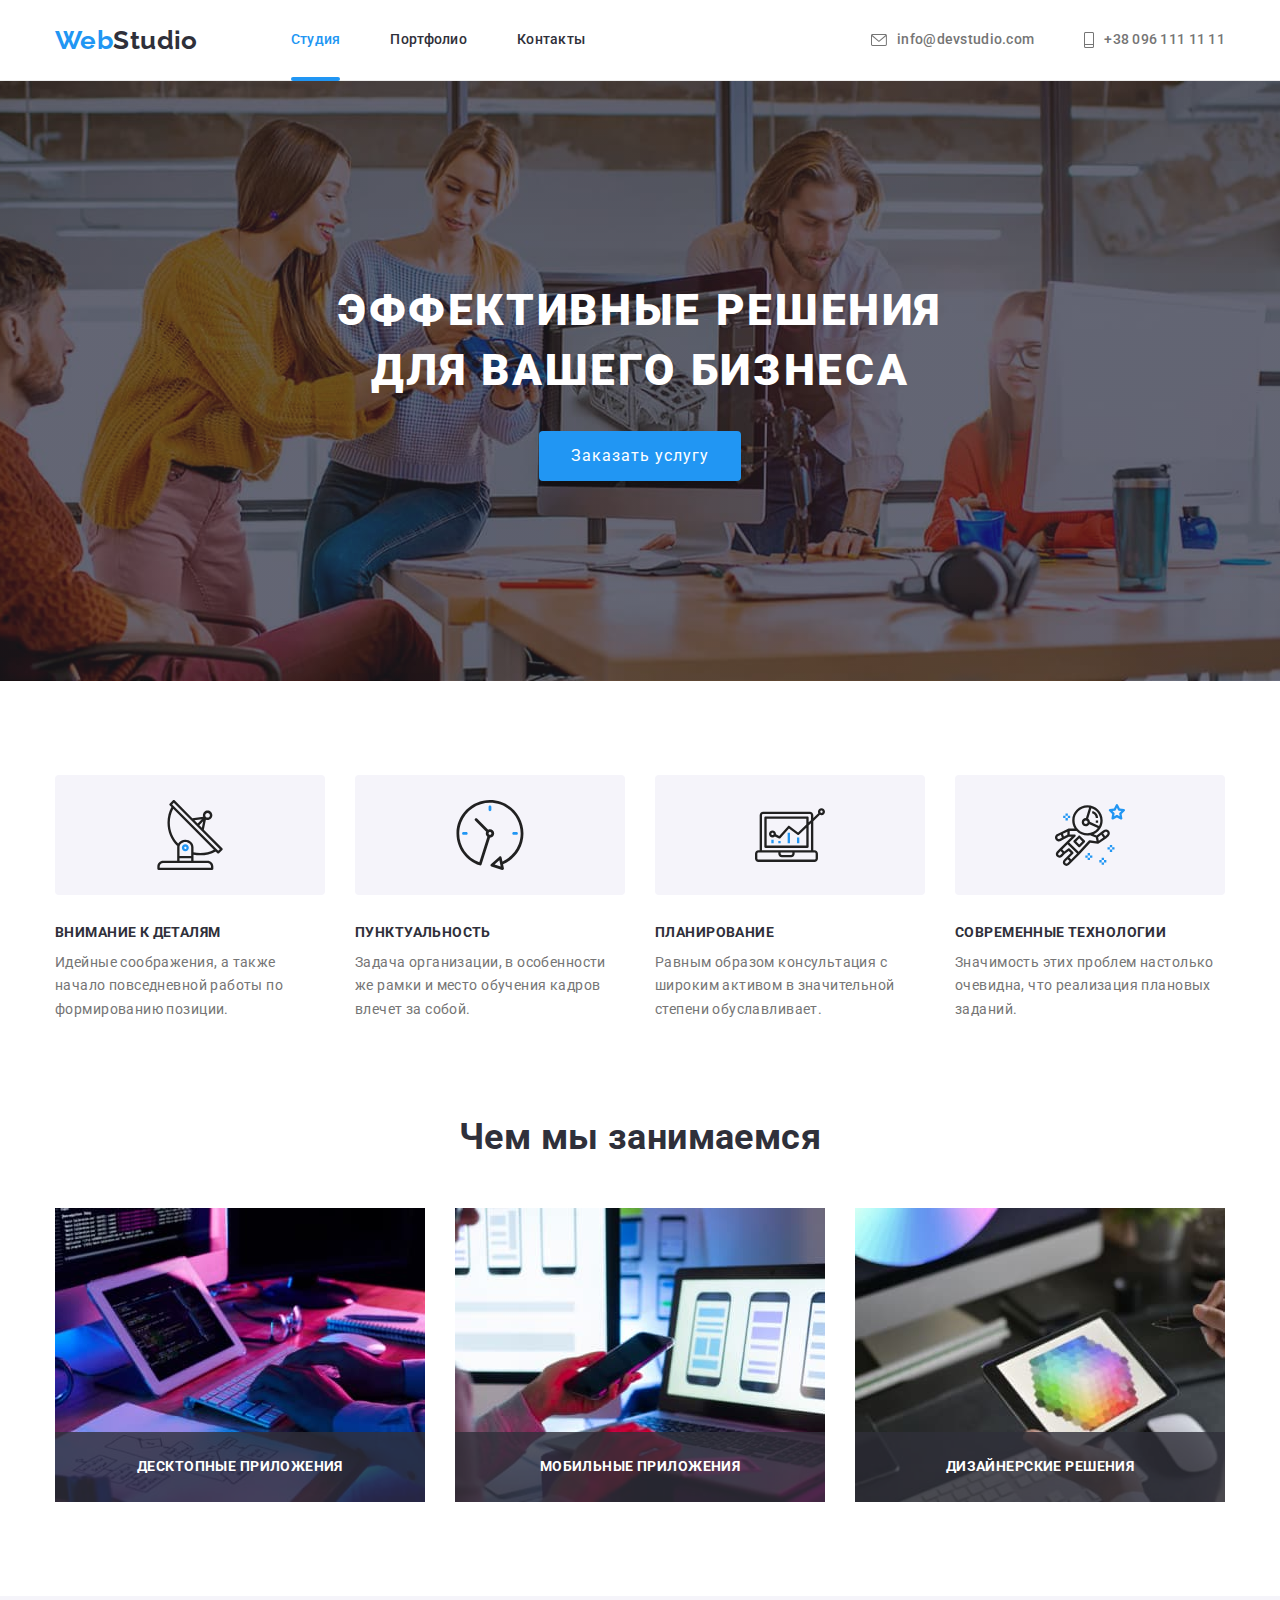
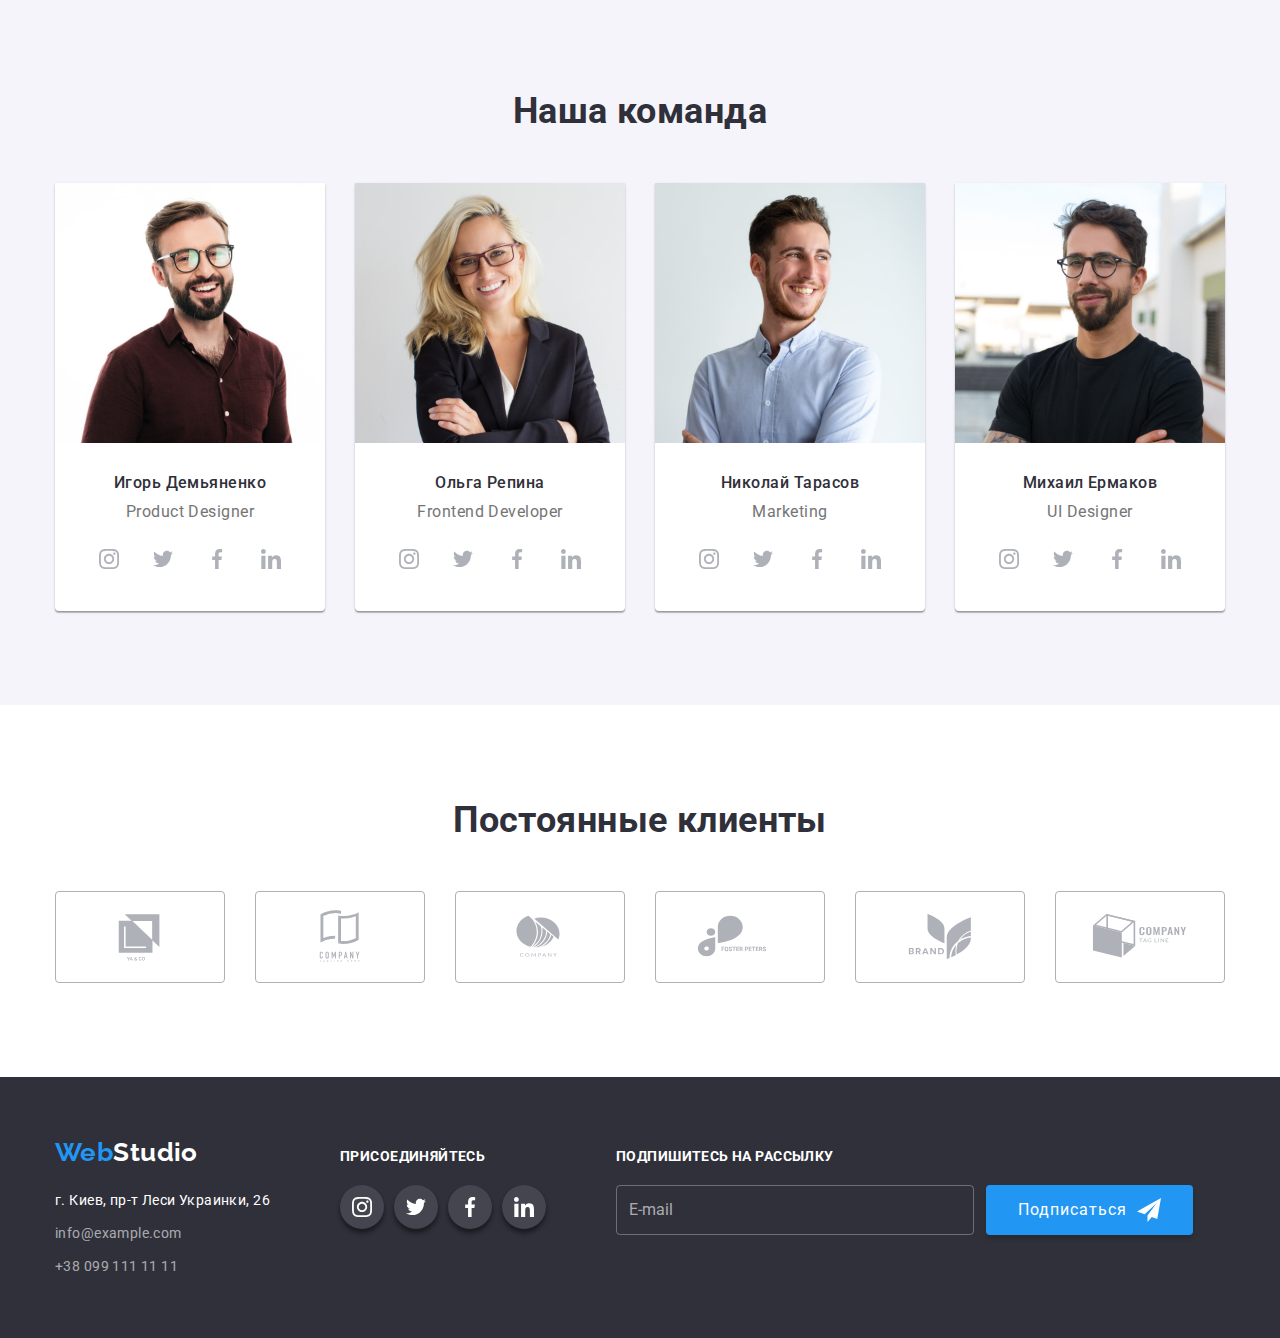
<file: index.html>
<!DOCTYPE html>
<html lang="ru">
<head>
    <meta charset="UTF-8">
    <meta http-equiv="X-UA-Compatible" content="IE=edge">
    <meta name="viewport" content="width=device-width, initial-scale=1.0">
    <title>Document</title>
    <link rel="stylesheet" href="https://cdnjs.cloudflare.com/ajax/libs/modern-normalize/1.1.0/modern-normalize.css"
        integrity="sha512-Y0MM+V6ymRKN2zStTqzQ227DWhhp4Mzdo6gnlRnuaNCbc+YN/ZH0sBCLTM4M0oSy9c9VKiCvd4Jk44aCLrNS5Q=="
        crossorigin="anonymous" referrerpolicy="no-referrer" />
    <link rel="preconnect" href="https://fonts.googleapis.com">
    <link rel="preconnect" href="https://fonts.gstatic.com" crossorigin>
    <link
        href="https://fonts.googleapis.com/css2?family=Montserrat:wght@400;700&family=Raleway:wght@700&family=Roboto:wght@400;500;700;900&display=swap"
        rel="stylesheet">
    <link rel="stylesheet" href="./css/reset.css">
    <link rel="stylesheet" href="./css/styles.css">
    <link rel="stylesheet" href="https://cdnjs.cloudflare.com/ajax/libs/animate.css/4.1.1/animate.min.css" />
</head>
<body>
    <header class="header">
        <div class="container header-container">
            <nav class="header-nav">
                <a class="link logo header-logo-link animate__animated animate__zoomIn animate__infinite	infinite" lang="en" href="">Web<span class="logo-header">Studio</span></a>
                <ul class="list header-list">
                    <li class="header-item "><a class="link header-link carrent-page" href="index.html">Студия</a></li>
                    <li class="header-item"><a class="link header-link" href="portfolio.html">Портфолио</a>
                    </li>
                    <li class="header-item"><a class="link header-link" href="">Контакты</a></li>
                </ul>
            </nav>
            <ul class="list header-contacts">
                <li class="header-contact-item"><a class="link header-link" href="mailto:info@devstudio.com"><svg class="header-social-icon" width="16" height="12"><use href="./images/icons.svg#icon-email"></use></svg>info@devstudio.com</a></li>
                <li class="header-contact-item"><a class="link header-link" href="tel:+380961111111"><svg class="header-social-icon" width="10" height="16"><use href="./images/icons.svg#icon-phone"></use></svg>+38 096 111 11 11</a></li>
            </ul>
        </div>
    </header>

    <main class="main">
        <section class="hero">
            <div class="container container-hiro">
                <h1 class="hero-tittle">Эффективные решения для вашего бизнеса</h1>
                <button class="hero-btm " type="button" data-modal-open>Заказать услугу</button>
            </div>
        </section>
        

        <section class="advantage section">
            <div class="container container-advantage">
                <h2 class="visually-hidden">Преимущества</h2>
                <ul class="list list-advantage card-set">
                    <li class="advantage-text item">
                        <div class="advantage-text-icon">
                            <svg class="advantage-social-icon" width="70" height="70">
                                <use href="./images/icons.svg#icon-antenna"></use>
                            </svg>
                        </div>
                        <h3 class="advantage-text-item">Внимание к деталям</h3>
                        <p class="advantage-text-about">Идейные соображения, а также начало повседневной работы по формированию
                            позиции.</p>
                    </li>
                    <li class="advantage-text item">
                        <div class="advantage-text-icon">
                            <svg class="advantage-social-icon" width="70" height="70">
                                <use href="./images/icons.svg#icon-clock"></use>
                            </svg>
                        </div>
                        <h3 class="advantage-text-item">Пунктуальность</h3>
                        <p class="advantage-text-about">Задача организации, в особенности же рамки и место обучения кадров влечет за
                            собой.</p>
                    </li>
                    <li class="advantage-text item">
                        <div class="advantage-text-icon">
                            <svg class="advantage-social-icon" width="70" height="70">
                                <use href="./images/icons.svg#icon-diagram"></use>
                            </svg>
                        </div>
                        <h3 class="advantage-text-item">Планирование</h3>
                        <p class="advantage-text-about">Равным образом консультация с широким активом в значительной степени
                            обуславливает.</p>
                    </li>
                    <li class="advantage-text item">
                        <div class="advantage-text-icon">
                            <svg class="advantage-social-icon" width="70" height="70">
                                <use href="./images/icons.svg#icon-astronaut"></use>
                            </svg>
                        </div>
                        <h3 class="advantage-text-item">Современные технологии</h3>
                        <p class="advantage-text-about">Значимость этих проблем настолько очевидна, что реализация плановых заданий.
                        </p>
                    </li>
                </ul>            
            </div>
        </section>
        <section class="about section">
            <div class="container">
                <h2 class="section-title">Чем мы занимаемся</h2>
                <ul class="list list-about card-set">
                    <li class="about-item item"><img src="./images/imgbox1.jpg" alt="разроботка проэктов" width="370" height="294">
                        <p class="about-item-text">Десктопные приложения</p>
                    </li>
                    <li class="about-item item"><img src="./images/imgbox2.jpg" alt="разроботка мобильного дизайна" width="370" height="294">
                        <p class="about-item-text">Мобильные приложения</p>
                    </li>
                    <li class="about-item item"><img src="./images/imgbox3.jpg" alt="подбор цветового решения" width="370" height="294">
                        <p class="about-item-text">Дизайнерские решения</p>
                    </li>
                </ul>
            </div>
            
        </section>

        <section class="team section">
            <div class="container container-team">
                <h2 class="section-title">Наша команда</h2>
                <ul class="list list-team card-set">
                    <li class="team-item item"><img src="./images/photo1.jpg" alt="Игорь Демяненко Product Designer" width="270"
                            height="260">
                        <div class="team-item-content">
                            <h3 class="team-name">Игорь Демьяненко</h3>
                            <p class="team-position">Product Designer</p>
                            <ul class="social-list list">
                                <li class="social-item">
                                    <a href="" target="_blank"
                                rel="noreferrer noopener nofollow" class="social-link">
                                        <svg class="social-icon" width="20" height="20">
                                            <use href="./images/icons.svg#icon-instagram"></use>
                                        </svg>
                                    </a>
                                </li>
                                <li class="social-item">
                                    <a href="" target="_blank"
                                rel="noreferrer noopener nofollow" class="social-link">
                                        <svg class="social-icon" width="20" height="20">
                                            <use href="./images/icons.svg#icon-twitter"></use>
                                        </svg>
                                    </a>
                                </li>
                                <li class="social-item">
                                    <a href="" target="_blank"
                                rel="noreferrer noopener nofollow" class="social-link"><svg class="social-icon" width="20" height="20">
                                            <use href="./images/icons.svg#icon-facebook"></use>
                                        </svg></a>
                                </li>
                                <li class="social-item">
                                    <a href="" target="_blank"
                                rel="noreferrer noopener nofollow" class="social-link"><svg class="social-icon" width="20" height="20">
                                            <use href="./images/icons.svg#icon-linkedin"></use>
                                        </svg></a>
                                </li>
                            </ul>
                        </div>
                    </li>
                    <li class="team-item item"><img src="./images/photo2.jpg" alt="Ольга Репина Frontend Developer" width="270" height="260">
                        <div class="team-item-content">
                            <h3 class="team-name">Ольга Репина</h3>
                            <p class="team-position">Frontend Developer</p>
                            <ul class="social-list list">
                                <li class="social-item">
                                    <a href="" target="_blank"
                                rel="noreferrer noopener nofollow" class="social-link">
                                        <svg class="social-icon" width="20" height="20">
                                            <use href="./images/icons.svg#icon-instagram"></use>
                                        </svg>
                                    </a>
                                </li>
                                <li class="social-item">
                                    <a href="" target="_blank"
                                rel="noreferrer noopener nofollow" class="social-link">
                                        <svg class="social-icon" width="20" height="20">
                                            <use href="./images/icons.svg#icon-twitter"></use>
                                        </svg>
                                    </a>
                                </li>
                                <li class="social-item">
                                    <a href="" target="_blank"
                                rel="noreferrer noopener nofollow" class="social-link"><svg class="social-icon" width="20" height="20">
                                            <use href="./images/icons.svg#icon-facebook"></use>
                                        </svg></a>
                                </li>
                                <li class="social-item">
                                    <a href="" target="_blank"
                                rel="noreferrer noopener nofollow" class="social-link"><svg class="social-icon" width="20" height="20">
                                            <use href="./images/icons.svg#icon-linkedin"></use>
                                        </svg></a>
                                </li>
                            </ul>
                        </div>
                        
                    </li>
                    <li class="team-item item"><img src="./images/photo3.jpg" alt="Николай Тарасов Marketing" width="270" height="260">
                        <div class="team-item-content">
                            <h3 class="team-name">Николай Тарасов</h3>
                            <p class="team-position">Marketing</p>
                            <ul class="social-list list">
                                <li class="social-item">
                                    <a href="" target="_blank"
                                rel="noreferrer noopener nofollow" class="social-link">
                                        <svg class="social-icon" width="20" height="20">
                                            <use href="./images/icons.svg#icon-instagram"></use>
                                        </svg>
                                    </a>
                                </li>
                                <li class="social-item">
                                    <a href="" target="_blank"
                                rel="noreferrer noopener nofollow" class="social-link">
                                        <svg class="social-icon" width="20" height="20">
                                            <use href="./images/icons.svg#icon-twitter"></use>
                                        </svg>
                                    </a>
                                </li>
                                <li class="social-item">
                                    <a href="" target="_blank"
                                rel="noreferrer noopener nofollow" class="social-link"><svg class="social-icon" width="20" height="20">
                                            <use href="./images/icons.svg#icon-facebook"></use>
                                        </svg></a>
                                </li>
                                <li class="social-item">
                                    <a href="" target="_blank"
                                rel="noreferrer noopener nofollow" class="social-link"><svg class="social-icon" width="20" height="20">
                                            <use href="./images/icons.svg#icon-linkedin"></use>
                                        </svg></a>
                                </li>
                            </ul>
                        </div>
                        
                    </li>
                    <li class="team-item item"><img src="./images/photo4.jpg" alt="Михаил Ермаков Designer" width="270" height="260">
                        <div class="team-item-content">
                            <h3 class="team-name">Михаил Ермаков</h3>
                            <p class="team-position">UI Designer</p>
                            <ul class="social-list list">
                                <li class="social-item">
                                    <a href="" target="_blank"
                                rel="noreferrer noopener nofollow" class="social-link">
                                        <svg class="social-icon" width="20" height="20">
                                            <use href="./images/icons.svg#icon-instagram"></use>
                                        </svg>
                                    </a>
                                </li>
                                <li class="social-item">
                                    <a href="" target="_blank"
                                rel="noreferrer noopener nofollow" class="social-link">
                                        <svg class="social-icon" width="20" height="20">
                                            <use href="./images/icons.svg#icon-twitter"></use>
                                        </svg>
                                    </a>
                                </li>
                                <li class="social-item">
                                    <a href="" target="_blank"
                                rel="noreferrer noopener nofollow" class="social-link"><svg class="social-icon" width="20" height="20">
                                            <use href="./images/icons.svg#icon-facebook"></use>
                                        </svg></a>
                                </li>
                                <li class="social-item">
                                    <a href="" target="_blank"
                                rel="noreferrer noopener nofollow" class="social-link"><svg class="social-icon" width="20" height="20">
                                            <use href="./images/icons.svg#icon-linkedin"></use>
                                        </svg></a>
                                </li>
                            </ul>
                        </div>
                    </li>
                </ul>
            </div>
        </section>
        <section class="client section">
            <div class="container container-client">
                <h2 class="section-title">Постоянные клиенты</h2>
                <ul class="client-list list card-set">
                    <li class="client-item item"><a href="" target="_blank"
                                rel="noreferrer noopener nofollow" class="client-link">
                            <svg class="client-icon" width="106" height="60">
                                <use href="./images/icons.svg#icon-yaco"></use>
                            </svg>
                        </a>
                    </li>
                    <li class="client-item item"><a href="" target="_blank"
                                rel="noreferrer noopener nofollow" class="client-link">
                            <svg class="client-icon" width="106" height="60">
                                <use href="./images/icons.svg#icon-tagline"></use>
                            </svg>
                        </a>
                    </li>
                    <li class="client-item item"><a href="" target="_blank"
                                rel="noreferrer noopener nofollow" class="client-link">
                            <svg class="client-icon" width="106" height="60">
                                <use href="./images/icons.svg#icon-company"></use>
                            </svg>
                        </a>
                    </li>
                    <li class="client-item item"><a href="" target="_blank"
                                rel="noreferrer noopener nofollow" class="client-link">
                            <svg class="client-icon" width="106" height="60">
                                <use href="./images/icons.svg#icon-foster"></use>
                            </svg>
                        </a>
                    </li>
                    <li class="client-item item"><a href="" target="_blank"
                                rel="noreferrer noopener nofollow" class="client-link">
                            <svg class="client-icon" width="106" height="60">
                                <use href="./images/icons.svg#icon-brand"></use>
                            </svg>
                        </a>
                    </li>
                    <li class="client-item item"><a href="" target="_blank"
                                rel="noreferrer noopener nofollow" class="client-link">
                            <svg class="client-icon" width="106" height="60">
                                <use href="./images/icons.svg#icon-comptagline"></use>
                            </svg>
                        </a>
                    </li>
                </ul>
            </div>
        </section>
    </main>

    <footer class="footer">
        <div class="container footer-container">
            <div class="footer-cont-item">
                <a class="link logo footer-logo-link" lang="en" href="">Web<span class="logo-footer">Studio</span></a>
                <address class="adress">
                    <ul class="list footer-list">
                        <li class="footer-item">
                            <a class="link footer-link" href="https://goo.gl/maps/NEmXFm76d9vzVRUH6" target="_blank"
                                rel="noreferrer noopener nofollow">г. Киев, пр-т Леси Украинки, 26</a>
                        </li>
                        <li class="footer-item">
                            <a class="link footer-link" href="mailto:info@example.com">info@example.com</a>
                        </li>
                        <li class="footer-item">
                            <a class="link footer-link" href="tel:+380991111111">+38 099 111 11 11</a>
                        </li>
                    </ul>
                </address>
            </div>
            <div class="footer-cont-item">
                <h3 class="footer-center-tittle">присоединяйтесь</h3>
                <ul class="social-list list">
                    <li class="social-item">
                        <a href="" target="_blank"
                                rel="noreferrer noopener nofollow" class="social-link">
                            <svg class="social-icon" width="20" height="20">
                                <use href="./images/icons.svg#icon-instagram"></use>
                            </svg>
                        </a>
                    </li>
                    <li class="social-item">
                        <a href="" target="_blank"
                                rel="noreferrer noopener nofollow"  class="social-link">
                            <svg class="social-icon" width="20" height="20">
                                <use href="./images/icons.svg#icon-twitter"></use>
                            </svg>
                        </a>
                    </li>
                    <li class="social-item">
                        <a href="" target="_blank"
                                rel="noreferrer noopener nofollow"  class="social-link"><svg class="social-icon" width="20" height="20">
                                <use href="./images/icons.svg#icon-facebook"></use>
                            </svg></a>
                    </li>
                    <li class="social-item">
                        <a href="" target="_blank"
                                rel="noreferrer noopener nofollow"  class="social-link"><svg class="social-icon" width="20" height="20">
                                <use href="./images/icons.svg#icon-linkedin"></use>
                            </svg></a>
                    </li>
                </ul>
            </div>
            <div class="footer-cont-item">
                <h3 class="footer-center-tittle">Подпишитесь на рассылку</h3>
                <form action="#" class="footer-input-form">
                            <input type="email" class="footer-input" name="user-email" placeholder="E-mail" required id="user-email">
                            <button class="hero-btm hero-btm-send" type="submit">Подписаться<svg class="btm-send" width="24" height="24">
                                <use href="./images/icons.svg#icon-send"></use>
                            </svg></button>
                </form>                
            </div>            
        </div>
    </footer>
    <div class="backdrop is-hidden" data-modal>
        <div class="modal">
            <button type="button" data-modal-close class="modal-close"><svg class="model-icon" width="11" height="11">
                <use href="./images/icons.svg#icon-close"></use>
            </svg></button>
            <p class="modal-title">Оставьте свои данные, мы вам перезвоним</p>
            <form action="#">
                <div class="form-field">
                    <label class="input-text" for="user-name">Имя</label>
                    <div class="input-wrap">
                        <input type="text" class="form-input" name="user-name" placeholder="" required minlength="2" id="user-name">
                        <svg class="input-icon" width="18" height="18">
                            <use href="./images/icons.svg#icon-modal-person"></use>
                        </svg>
                    </div>
                </div>
                <div class="form-wrapper">
                    <div class="form-field">
                        <label class="input-text" for="user-tel">Телефон</label>
                        <div class="input-wrap">
                            <input type="tel" class="form-input" name="user-tel" placeholder="" required id="user-tel">
                            <svg class="input-icon" width="18" height="18">
                                <use href="./images/icons.svg#icon-modal-phone"></use>
                            </svg>
                        </div>
                    </div>
                    <div class="form-field">
                        <label class="input-text" for="form-user-email">Почта</label>
                        <div class="input-wrap">
                            <input type="email" class="form-input" name="form-user-email" placeholder="" required id="form-user-email">
                            <svg class="input-icon" width="18" height="18">
                                <use href="./images/icons.svg#icon-modal-email"></use>
                            </svg>
                        </div>
                    </div>
                    <div class="form-field">
                        <label class="input-text" for="user-text">Комментарий</label>
                        <textarea name="user-text" id="user-text" class="form-text" placeholder="Введите текст"></textarea>
                    </div>
                </div>
                <div class="form-policy">
                    <input type="checkbox" name="policy" id="policy" class="policy-check visually-hidden">
                    <label for="policy" class="check-text">Соглашаюсь с рассылкой и принимаю &#160;<a href="#" target="_blank" rel="noreferrer noopener nofollow" class="privat-policy-rule link">Условия договора</a></label>
                </div>
                <button class="hero-btm modal-btm" type="submit">Отправить</button>
            </form>
        </div>
    </div>
    <script src="./js/modal.js" ></script>
</body>
</html>
</file>
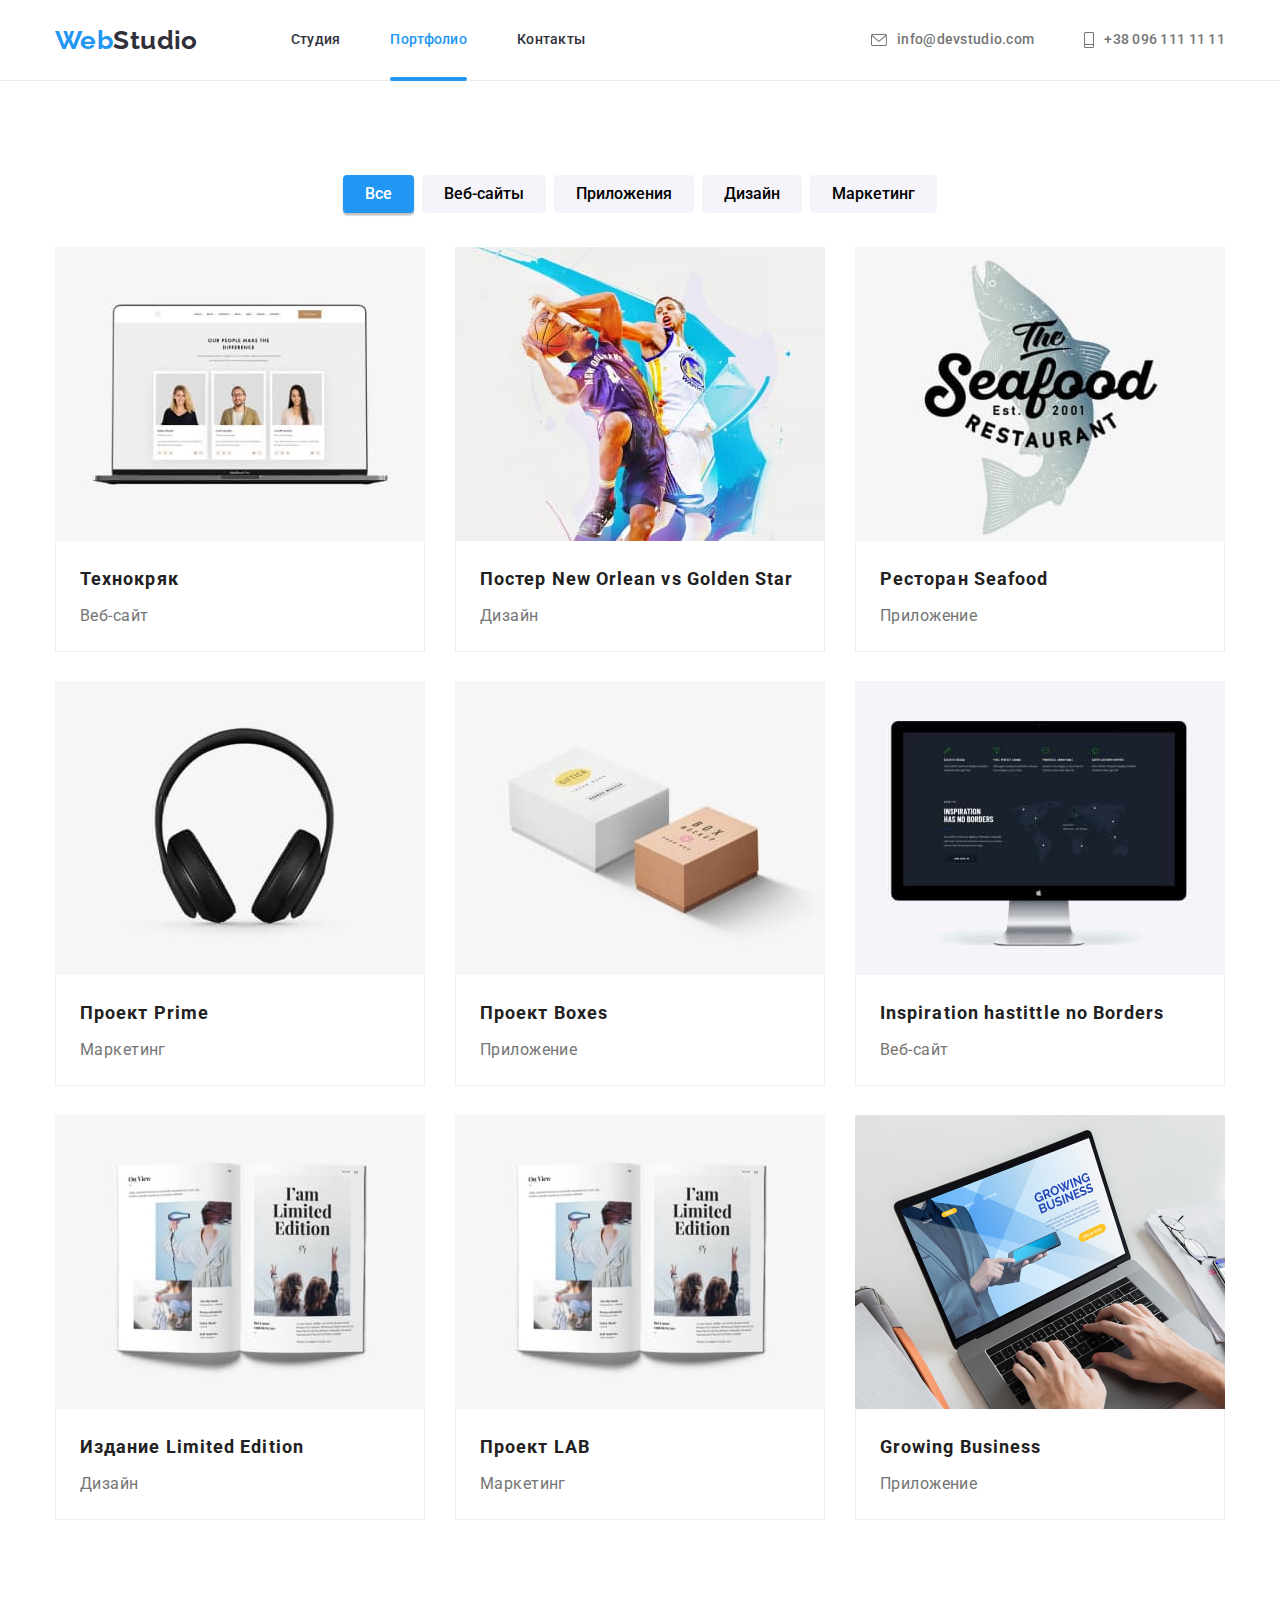
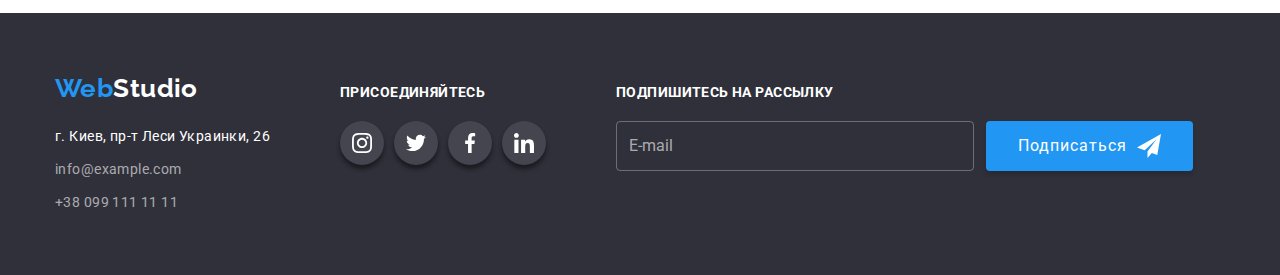
<file: portfolio.html>
<!DOCTYPE html>
<html lang="en">
<head>
    <meta charset="UTF-8">
    <meta http-equiv="X-UA-Compatible" content="IE=edge">
    <meta name="viewport" content="width=device-width, initial-scale=1.0">
    <title>Document</title>
    <link rel="stylesheet" href="https://cdnjs.cloudflare.com/ajax/libs/modern-normalize/1.1.0/modern-normalize.css"
        integrity="sha512-Y0MM+V6ymRKN2zStTqzQ227DWhhp4Mzdo6gnlRnuaNCbc+YN/ZH0sBCLTM4M0oSy9c9VKiCvd4Jk44aCLrNS5Q=="
        crossorigin="anonymous" referrerpolicy="no-referrer" />
    <link rel="preconnect" href="https://fonts.googleapis.com">
    <link rel="preconnect" href="https://fonts.gstatic.com" crossorigin>
    <link
        href="https://fonts.googleapis.com/css2?family=Montserrat:wght@400;700&family=Raleway:wght@700&family=Roboto:wght@400;500;700;900&display=swap"
        rel="stylesheet">
    <link rel="stylesheet" href="./css/reset.css">
    <link rel="stylesheet" href="./css/styles.css">
    <link rel="stylesheet" href="https://cdnjs.cloudflare.com/ajax/libs/animate.css/4.1.1/animate.min.css" />
</head>
<body>
    <header class="header">
        <div class="container header-container">
            <nav class="header-nav">
                <a class="link logo header-logo-link animate__animated animate__zoomIn animate__infinite	infinite" lang="en"
                    href="">Web<span class="logo-header">Studio</span></a>
                <ul class="list header-list">
                    <li class="header-item "><a class="link header-link" href="index.html">Студия</a></li>
                    <li class="header-item"><a class="link header-link carrent-page" href="portfolio.html">Портфолио</a>
                    </li>
                    <li class="header-item"><a class="link header-link" href="">Контакты</a></li>
                </ul>
            </nav>
            <ul class="list header-contacts">
                <li class="header-contact-item"><a class="link header-link" href="mailto:info@devstudio.com"><svg
                            class="header-social-icon" width="16" height="12">
                            <use href="./images/icons.svg#icon-email"></use>
                        </svg>info@devstudio.com</a></li>
                <li class="header-contact-item"><a class="link header-link" href="tel:+380961111111"><svg class="header-social-icon"
                            width="10" height="16">
                            <use href="./images/icons.svg#icon-phone"></use>
                        </svg>+38 096 111 11 11</a></li>
            </ul>
        </div>
    </header>
    <main>
        <section class="portfolio section">
            <div class="container container-portfolio">
                <h1 class="visually-hidden">навигация сайта</h1>
                <ul class="list list-btn">
                    <li class="btn-item"><button class="main-btn carrent-btn" type="button">Все</button></li>
                    <li class="btn-item"><button class="main-btn" type="button">Веб-сайты</button></li>
                    <li class="btn-item"><button class="main-btn" type="button">Приложения</button></li>
                    <li class="btn-item"><button class="main-btn" type="button">Дизайн</button></li>
                    <li class="btn-item"><button class="main-btn" type="button">Маркетинг</button></li>
                </ul>
                <ul class="list projekt-list card-set">
                    <li class="project-item item"><a class="link project-link" href="" target="_blank"
                            rel="noreferrer noopener nofollow">
                            <div class="project-item-wrap">
                                <img class="project-imege" src="./images/team.jpg" alt="Разрабока Веб-сайта Технокряк" width="370" height="294">
                                <p class="project-imege-text">Технокряк это современная площадка распространения коронавируса. Компании используют эту
                                    платформу для цифрового
                                    шпионажа и атак на защищённые сервера конкурентов.</p>
                            </div>
                            
                            <div class="about-project-item">
                                <h2 class="project-tittle">Технокряк</h2>
                                <p class="project-text">Веб-сайт</p>
                            </div>
                            
                        </a>
                    </li>
                    <li class="project-item item"><a class="link project-link" href="" target="_blank"
                            rel="noreferrer noopener nofollow">
                            <div class="project-item-wrap">
                                <img class="project-imege" src="./images/bascketball.jpg"
                                    alt="Разрабока дизайна Постера баскетбольного матча: New Orlean vs Golden Star" width="370" height="294">
                                <p class="project-imege-text">Технокряк это современная площадка распространения коронавируса. Компании используют эту
                                    платформу для цифрового
                                    шпионажа и атак на защищённые сервера конкурентов.</p>
                            </div>
                                <div class="about-project-item">
                                    <h2 class="project-tittle">Постер <span lang="en">New Orlean vs Golden Star</span></h2>
                                    <p class="project-text">Дизайн</p>
                                </div>
                            
                        </a>
                    </li>
                    <li class="project-item item"><a class="link project-link" href="" target="_blank"
                            rel="noreferrer noopener nofollow">
                            <div class="project-item-wrap">
                                <img class="project-imege" src="./images/seafood.jpg" alt="Разработка приложения для ресторана Seafood" width="370"
                                    height="294">
                                <p class="project-imege-text">Технокряк это современная площадка распространения коронавируса. Компании используют эту
                                    платформу для цифрового
                                    шпионажа и атак на защищённые сервера конкурентов.</p>
                            </div>
                            
                                <div class="about-project-item">
                                    <h2 class="project-tittle">Ресторан Seafood</h2>
                                    <p class="project-text">Приложение</p>
                                </div>
                            
                        </a>
                    </li>
                    <li class="project-item item"><a class="link project-link" href="" target="_blank"
                            rel="noreferrer noopener nofollow">
                            <div class="project-item-wrap">
                                <img class="project-imege" src="./images/prime.jpg" alt="Разработка маркетингового Проекта Prime" width="370"
                                    height="294">
                                <p class="project-imege-text">Технокряк это современная площадка распространения коронавируса. Компании используют эту
                                    платформу для цифрового
                                    шпионажа и атак на защищённые сервера конкурентов.</p>
                            </div>
                            
                                <div class="about-project-item">
                                    <h2 class="project-tittle">Проект Prime</h2>
                                    <p class="project-text">Маркетинг</p>
                                </div>
                            
                        </a>
                    </li>
                    <li class="project-item item"><a class="link project-link" href="" target="_blank"
                            rel="noreferrer noopener nofollow">
                            <div class="project-item-wrap">
                                <img class="project-imege" src="./images/boxes.jpg" alt="Разработка приложения для Проекта Boxes" width="370"
                                    height="294">
                                <p class="project-imege-text">Технокряк это современная площадка распространения коронавируса. Компании используют эту
                                    платформу для цифрового
                                    шпионажа и атак на защищённые сервера конкурентов.</p>
                            </div>
                            
                                <div class="about-project-item">
                                    <h2 class="project-tittle">Проект Boxes</h2>
                                    <p class="project-text">Приложение</p>
                                </div>
                            
                        </a>
                    </li>
                    <li class="project-item item"><a class="link project-link" href="" target="_blank"
                            rel="noreferrer noopener nofollow">
                            <div class="project-item-wrap">
                                <img class="project-imege" src="./images/website.jpg" alt="Разработка веб-сайта Inspiration has no Borders" width="370"
                                    height="294">
                                <p class="project-imege-text">Технокряк это современная площадка распространения коронавируса. Компании используют эту
                                    платформу для цифрового
                                    шпионажа и атак на защищённые сервера конкурентов.</p>
                            </div>
                            
                                <div class="about-project-item">
                                    <h2 class="project-tittle">Inspiration hastittle no Borders</h2>
                                    <p class="project-text">Веб-сайт</p>
                                </div>
                            
                        </a>
                    </li>
                    <li class="project-item item"><a class="link project-link" href="" target="_blank"
                            rel="noreferrer noopener nofollow">
                            <div class="project-item-wrap">
                                <img class="project-imege" src="./images/limited-edition.jpg" alt="Разработка дизайна для издания Limited Edition"
                                    width="370" height="294">
                                <p class="project-imege-text">Технокряк это современная площадка распространения коронавируса. Компании используют эту
                                    платформу для цифрового
                                    шпионажа и атак на защищённые сервера конкурентов.</p>
                            </div>
                            
                                <div class="about-project-item">
                                    <h2 class="project-tittle">Издание Limited Edition</h2>
                                    <p class="project-text">Дизайн</p>
                                </div>
                            
                        </a>
                    </li>
                    <li class="project-item item"><a class="link project-link" href="" target="_blank"
                            rel="noreferrer noopener nofollow">
                            <div class="project-item-wrap">
                                <img class="project-imege" src="./images/limited-edition.jpg" alt="Разработка маркетингового Проекта LAB" width="370"
                                    height="294">
                                <p class="project-imege-text">Технокряк это современная площадка распространения коронавируса. Компании используют эту
                                    платформу для цифрового
                                    шпионажа и атак на защищённые сервера конкурентов.</p>
                            </div>
                            
                                <div class="about-project-item">
                                    <h2 class="project-tittle">Проект LAB</h2>
                                    <p class="project-text">Маркетинг</p>
                                </div>
                            
                        </a>
                    </li>
                    <li class="project-item item"><a class="link project-link" href="" target="_blank"
                            rel="noreferrer noopener nofollow">
                            <div class="project-item-wrap">
                                <img class="project-imege" src="./images/busness.jpg" alt="Разработка приложения Growing Business" width="370"
                                    height="294">
                                <p class="project-imege-text">Технокряк это современная площадка распространения коронавируса. Компании используют эту
                                    платформу для цифрового
                                    шпионажа и атак на защищённые сервера конкурентов.</p>
                            </div>
                            
                                <div class="about-project-item">
                                    <h2 class="project-tittle">Growing Business</h2>
                                    <p class="project-text">Приложение</p>
                                </div>
                            
                        </a>
                    </li>
                </ul>
            </div>
        </section>
    </main>
    <footer class="footer">
        <div class="container footer-container">
            <div class="footer-cont-item">
                <a class="link logo footer-logo-link" lang="en" href="">Web<span class="logo-footer">Studio</span></a>
                <address class="adress">
                    <ul class="list footer-list">
                        <li class="footer-item">
                            <a class="link footer-link" href="https://goo.gl/maps/NEmXFm76d9vzVRUH6" target="_blank"
                                rel="noreferrer noopener nofollow">г. Киев, пр-т Леси Украинки, 26</a>
                        </li>
                        <li class="footer-item">
                            <a class="link footer-link" href="mailto:info@example.com">info@example.com</a>
                        </li>
                        <li class="footer-item">
                            <a class="link footer-link" href="tel:+380991111111">+38 099 111 11 11</a>
                        </li>
                    </ul>
                </address>
            </div>
            <div class="footer-cont-item">
                <h3 class="footer-center-tittle">присоединяйтесь</h3>
                <ul class="social-list list">
                    <li class="social-item">
                        <a href="" target="_blank" rel="noreferrer noopener nofollow" class="social-link">
                            <svg class="social-icon" width="20" height="20">
                                <use href="./images/icons.svg#icon-instagram"></use>
                            </svg>
                        </a>
                    </li>
                    <li class="social-item">
                        <a href="" target="_blank" rel="noreferrer noopener nofollow" class="social-link">
                            <svg class="social-icon" width="20" height="20">
                                <use href="./images/icons.svg#icon-twitter"></use>
                            </svg>
                        </a>
                    </li>
                    <li class="social-item">
                        <a href="" target="_blank" rel="noreferrer noopener nofollow" class="social-link"><svg
                                class="social-icon" width="20" height="20">
                                <use href="./images/icons.svg#icon-facebook"></use>
                            </svg></a>
                    </li>
                    <li class="social-item">
                        <a href="" target="_blank" rel="noreferrer noopener nofollow" class="social-link"><svg
                                class="social-icon" width="20" height="20">
                                <use href="./images/icons.svg#icon-linkedin"></use>
                            </svg></a>
                    </li>
                </ul>
            </div>
            <div class="footer-cont-item">
                <h3 class="footer-center-tittle">Подпишитесь на рассылку</h3>
                <form action="#" class="footer-input-form">
                    <input type="email" class="footer-input" name="user-email" placeholder="E-mail" required
                        id="user-email">
                    <button class="hero-btm hero-btm-send" type="submit">Подписаться<svg class="btm-send" width="24"
                            height="24">
                            <use href="./images/icons.svg#icon-send"></use>
                        </svg></button>
                </form>
            </div>
        </div>
    </footer>
</body>
</html>
</file>
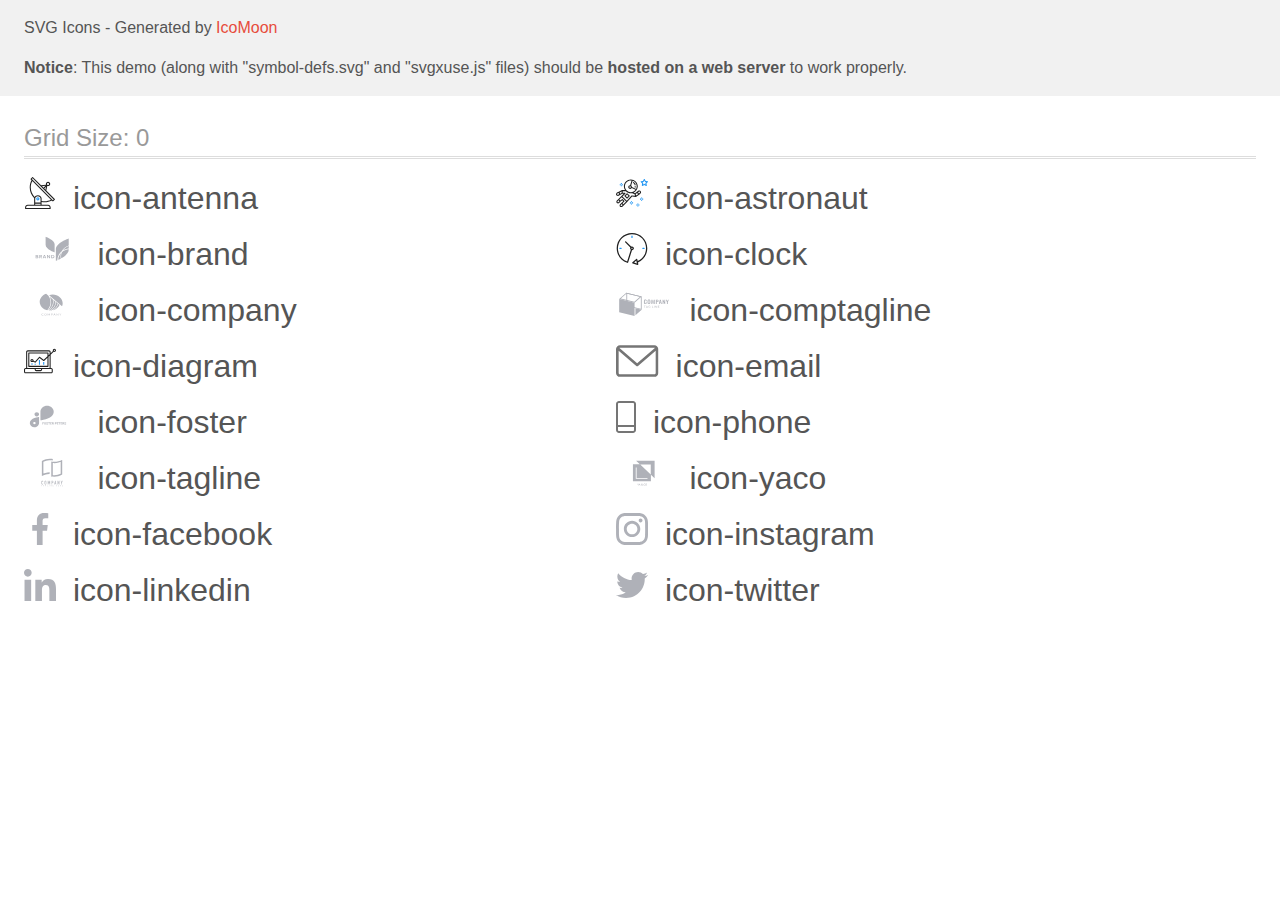
<file: images/icomoon/demo-external-svg.html>
<!doctype html>
<html>
<head>
    <title>IcoMoon - SVG Icons</title>
    <meta charset="utf-8">
    <meta name="viewport" content="width=device-width, initial-scale=1">
    <link rel="stylesheet" href="demo-files/demo.css">
    <link rel="stylesheet" href="style.css">
</head>
<body>
<header class="bgc1 clearfix">
<div class="mhl">
    <p>SVG Icons - Generated by <a href="https://icomoon.io/app">IcoMoon</a></p><p><strong>Notice</strong>: This demo (along with "symbol-defs.svg" and "svgxuse.js" files) should be <b>hosted on a web server</b> to work properly.</p>
</div>
</header>
    <div class="clearfix mhl ptl">
        <h1 class="mvm mtn fgc1">Grid Size: 0</h1>
        <div class="glyph fs1">
            <div class="clearfix pbs">
                <svg class="icon icon-antenna"><use xlink:href="symbol-defs.svg#icon-antenna"></use></svg><span class="name"> icon-antenna</span>
            </div>
        </div>
        <div class="glyph fs1">
            <div class="clearfix pbs">
                <svg class="icon icon-astronaut"><use xlink:href="symbol-defs.svg#icon-astronaut"></use></svg><span class="name"> icon-astronaut</span>
            </div>
        </div>
        <div class="glyph fs1">
            <div class="clearfix pbs">
                <svg class="icon icon-brand"><use xlink:href="symbol-defs.svg#icon-brand"></use></svg><span class="name"> icon-brand</span>
            </div>
        </div>
        <div class="glyph fs1">
            <div class="clearfix pbs">
                <svg class="icon icon-clock"><use xlink:href="symbol-defs.svg#icon-clock"></use></svg><span class="name"> icon-clock</span>
            </div>
        </div>
        <div class="glyph fs1">
            <div class="clearfix pbs">
                <svg class="icon icon-company"><use xlink:href="symbol-defs.svg#icon-company"></use></svg><span class="name"> icon-company</span>
            </div>
        </div>
        <div class="glyph fs1">
            <div class="clearfix pbs">
                <svg class="icon icon-comptagline"><use xlink:href="symbol-defs.svg#icon-comptagline"></use></svg><span class="name"> icon-comptagline</span>
            </div>
        </div>
        <div class="glyph fs1">
            <div class="clearfix pbs">
                <svg class="icon icon-diagram"><use xlink:href="symbol-defs.svg#icon-diagram"></use></svg><span class="name"> icon-diagram</span>
            </div>
        </div>
        <div class="glyph fs1">
            <div class="clearfix pbs">
                <svg class="icon icon-email"><use xlink:href="symbol-defs.svg#icon-email"></use></svg><span class="name"> icon-email</span>
            </div>
        </div>
        <div class="glyph fs1">
            <div class="clearfix pbs">
                <svg class="icon icon-foster"><use xlink:href="symbol-defs.svg#icon-foster"></use></svg><span class="name"> icon-foster</span>
            </div>
        </div>
        <div class="glyph fs1">
            <div class="clearfix pbs">
                <svg class="icon icon-phone"><use xlink:href="symbol-defs.svg#icon-phone"></use></svg><span class="name"> icon-phone</span>
            </div>
        </div>
        <div class="glyph fs1">
            <div class="clearfix pbs">
                <svg class="icon icon-tagline"><use xlink:href="symbol-defs.svg#icon-tagline"></use></svg><span class="name"> icon-tagline</span>
            </div>
        </div>
        <div class="glyph fs1">
            <div class="clearfix pbs">
                <svg class="icon icon-yaco"><use xlink:href="symbol-defs.svg#icon-yaco"></use></svg><span class="name"> icon-yaco</span>
            </div>
        </div>
        <div class="glyph fs1">
            <div class="clearfix pbs">
                <svg class="icon icon-facebook"><use xlink:href="symbol-defs.svg#icon-facebook"></use></svg><span class="name"> icon-facebook</span>
            </div>
        </div>
        <div class="glyph fs1">
            <div class="clearfix pbs">
                <svg class="icon icon-instagram"><use xlink:href="symbol-defs.svg#icon-instagram"></use></svg><span class="name"> icon-instagram</span>
            </div>
        </div>
        <div class="glyph fs1">
            <div class="clearfix pbs">
                <svg class="icon icon-linkedin"><use xlink:href="symbol-defs.svg#icon-linkedin"></use></svg><span class="name"> icon-linkedin</span>
            </div>
        </div>
        <div class="glyph fs1">
            <div class="clearfix pbs">
                <svg class="icon icon-twitter"><use xlink:href="symbol-defs.svg#icon-twitter"></use></svg><span class="name"> icon-twitter</span>
            </div>
        </div>
  </div>
<script defer src="svgxuse.js"></script>
</body>
</html>
</file>
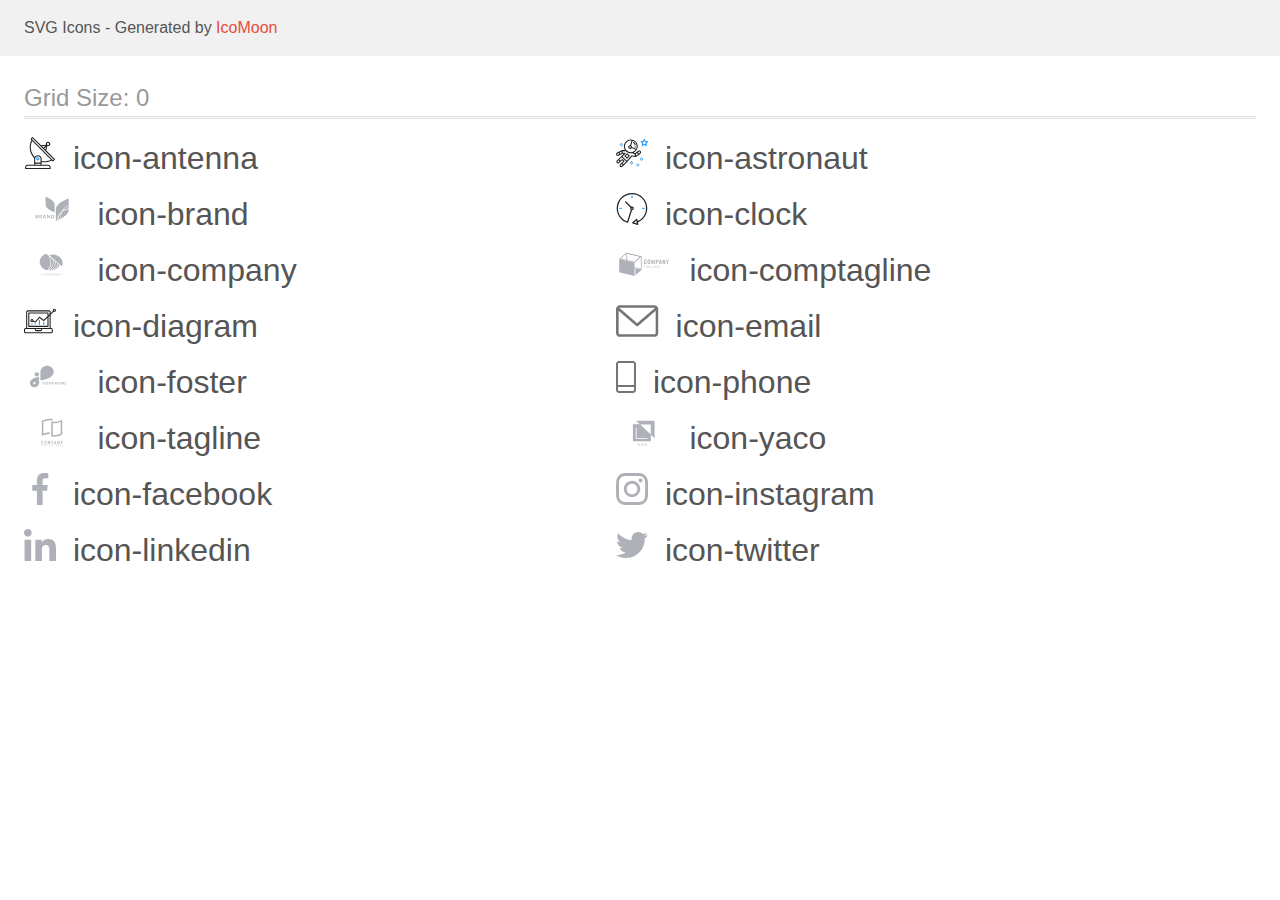
<file: images/icomoon/demo.html>
<!doctype html>
<html>
<head>
    <title>IcoMoon - SVG Icons</title>
    <meta charset="utf-8">
    <meta name="viewport" content="width=device-width, initial-scale=1">
    <link rel="stylesheet" href="demo-files/demo.css">
    <link rel="stylesheet" href="style.css">
</head>
<body>
<svg aria-hidden="true" style="position: absolute; width: 0; height: 0; overflow: hidden;" version="1.1" xmlns="http://www.w3.org/2000/svg" xmlns:xlink="http://www.w3.org/1999/xlink">
<defs>
<symbol id="icon-antenna" viewBox="0 0 32 32">
<path fill="#212121" style="fill: var(--color1, #212121)" d="M30.773 22.098l-8.443-8.505 0.937-4.616c0.225 0.090 0.485 0.144 0.758 0.146h0.007c0.008 0 0.017 0 0.026 0 1.192 0 2.159-0.967 2.159-2.159s-0.967-2.159-2.159-2.159c-1.192 0-2.159 0.967-2.159 2.159 0 0.259 0.046 0.508 0.13 0.739l-0.005-0.015-4.96 0.606-8.091-8.133c-0.096-0.098-0.229-0.159-0.376-0.16h-0c-0.14 0.001-0.274 0.057-0.373 0.155l-1.512 1.504c-0.096 0.097-0.156 0.23-0.156 0.377s0.060 0.281 0.156 0.377v0l0.814 0.825c-1.143 2.062-1.816 4.522-1.816 7.139 0 4.106 1.656 7.824 4.336 10.525l-0.001-0.001c0.043 0.041 0.092 0.074 0.146 0.097-0.032 0.164-0.051 0.353-0.052 0.546v6.188h-6.4c-1.472 0.001-2.666 1.194-2.667 2.666v1.067c0 0.295 0.239 0.534 0.534 0.534h24.534c0.294 0 0.533-0.239 0.533-0.534v-1.067c-0.002-1.472-1.195-2.665-2.666-2.666h-6.4v-2.742c1.003 0.21 2.024 0.317 3.049 0.32 2.58-0.003 5.005-0.663 7.117-1.822l-0.077 0.039 0.818 0.823c0.099 0.101 0.235 0.159 0.376 0.16 0.14-0.001 0.274-0.057 0.373-0.155l1.512-1.504c0.096-0.097 0.156-0.23 0.156-0.377s-0.060-0.281-0.156-0.377v0zM23.28 6.233c0.193-0.192 0.459-0.31 0.752-0.31 0.589 0 1.067 0.478 1.067 1.066s-0.477 1.066-1.067 1.066c-0 0-0 0-0 0h-0.004c-0.587-0.003-1.061-0.479-1.061-1.066 0-0.295 0.12-0.563 0.314-0.756l0-0h-0.002zM22.024 9.737l-0.598 2.946-1.175-1.183 1.774-1.763zM21.419 8.835l-1.92 1.909-1.486-1.493 3.406-0.416zM24.004 28.8c0.884 0 1.6 0.716 1.6 1.6v0 0.534h-23.466v-0.534c0-0.884 0.716-1.6 1.6-1.6v0h20.267zM16.538 26.666v1.067h-5.334v-1.067h5.334zM11.204 25.6v-4.053c0-1.294 1.196-2.346 2.667-2.346s2.667 1.053 2.667 2.346v4.053h-5.334zM17.604 23.904v-2.357c0-1.882-1.675-3.413-3.733-3.413-0.017-0-0.038-0-0.058-0-1.353 0-2.54 0.707-3.213 1.771l-0.009 0.016c-2.36-2.482-3.812-5.846-3.812-9.55 0-2.314 0.567-4.496 1.569-6.414l-0.036 0.077 18.602 18.709c-1.823 0.947-3.979 1.502-6.266 1.502-1.079 0-2.128-0.124-3.136-0.357l0.093 0.018zM28.893 23.22l-21.057-21.181 0.754-0.752 7.935 7.98c0.004 0 0.006 0.007 0.010 0.010l13.114 13.191-0.757 0.752z"></path>
<path fill="#2196f3" style="fill: var(--color2, #2196f3)" d="M13.876 20.267h-0.005c-0.001 0-0.002 0-0.002 0-0.884 0-1.6 0.716-1.6 1.6s0.715 1.599 1.597 1.6h0.005c0.001 0 0.001 0 0.002 0 0.884 0 1.6-0.716 1.6-1.6s-0.715-1.599-1.598-1.6h-0zM14.249 22.245c-0.096 0.096-0.229 0.155-0.376 0.155-0.295 0-0.534-0.239-0.534-0.534s0.238-0.533 0.532-0.533h0c0.293 0.001 0.531 0.239 0.531 0.533 0 0.148-0.060 0.282-0.157 0.378l-0 0h0.005z"></path>
</symbol>
<symbol id="icon-astronaut" viewBox="0 0 32 32">
<path fill="#2196f3" style="fill: var(--color2, #2196f3)" d="M31.974 4.524c-0.064-0.191-0.227-0.332-0.427-0.362l-0.003-0-1.911-0.278-0.855-1.731c-0.179-0.365-0.777-0.365-0.956 0l-0.855 1.731-1.911 0.278c-0.26 0.039-0.457 0.26-0.457 0.528 0 0.15 0.062 0.285 0.161 0.382l1.383 1.348-0.326 1.903c-0.034 0.2 0.048 0.402 0.212 0.522 0.166 0.12 0.383 0.135 0.562 0.040l1.709-0.899 1.709 0.899c0.072 0.038 0.157 0.061 0.247 0.061 0.295 0 0.534-0.239 0.534-0.534 0-0.031-0.003-0.062-0.008-0.092l0 0.003-0.326-1.903 1.383-1.348c0.099-0.097 0.161-0.233 0.161-0.382 0-0.059-0.009-0.115-0.027-0.168l0.001 0.004zM29.511 5.851c-0.126 0.122-0.183 0.299-0.153 0.472l0.191 1.114-1-0.526c-0.072-0.039-0.158-0.062-0.249-0.062s-0.177 0.023-0.252 0.063l0.003-0.001-1 0.526 0.191-1.114c0.005-0.027 0.008-0.059 0.008-0.091 0-0.149-0.061-0.285-0.16-0.381l-0-0-0.811-0.79 1.119-0.162c0.174-0.025 0.324-0.134 0.402-0.292l0.5-1.013 0.5 1.013c0.078 0.158 0.228 0.267 0.402 0.292l1.119 0.162-0.809 0.79zM26.134 20.522h-1.067v1.067h1.067v-1.067zM26.134 22.656h-1.067v1.066h1.067v-1.066zM27.2 21.589h-1.067v1.067h1.067v-1.067zM25.067 21.589h-1.067v1.067h1.067v-1.067zM22.4 26.389h-1.067v1.067h1.067v-1.067zM22.4 28.523h-1.067v1.067h1.067v-1.067zM23.467 27.456h-1.067v1.067h1.067v-1.067zM21.334 27.456h-1.067v1.067h1.067v-1.067zM16 24.256h-1.066v1.067h1.066v-1.067zM16 26.389h-1.066v1.067h1.066v-1.067zM17.067 25.322h-1.067v1.067h1.067v-1.067zM14.934 25.322h-1.067v1.067h1.067v-1.067zM5.867 6.122h-1.066v1.066h1.066v-1.066zM5.867 8.256h-1.066v1.066h1.066v-1.066zM6.933 7.189h-1.067v1.067h1.066v-1.067zM4.8 7.189h-1.067v1.067h1.067v-1.067z"></path>
<path fill="#212121" style="fill: var(--color1, #212121)" d="M24.715 14.16c-0.28-0.376-0.698-0.636-1.179-0.703l-0.009-0.001c-0.076-0.012-0.164-0.018-0.254-0.018-0.411 0-0.789 0.139-1.090 0.373l0.004-0.003-1.253 0.96-1.898 1.417-1.358-0.541c2.421-1.086 4.113-3.508 4.113-6.32 0-3.823-3.122-6.934-6.961-6.934s-6.961 3.11-6.961 6.934c0 1.386 0.415 2.674 1.12 3.759l-2.768-0.024c-0.009 0-0.016 0.005-0.023 0.005-0.057 0.003-0.11 0.014-0.159 0.033l0.004-0.001c-0.013 0.005-0.026 0.007-0.038 0.013-0.006 0.003-0.013 0.003-0.019 0.006l-3.233 1.596c-0 0-0.001 0-0.001 0.001l-1.893 0.91c-0.024 0.011-0.045 0.023-0.065 0.036l0.001-0.001c-0.482 0.324-0.795 0.867-0.795 1.483 0 0.297 0.073 0.577 0.201 0.823l-0.005-0.010c0.22 0.424 0.592 0.742 1.043 0.885l0.013 0.003c0.161 0.053 0.345 0.083 0.537 0.083 0.308 0 0.598-0.078 0.851-0.216l-0.009 0.005 1.388-0.738 2.264-1.169 1.357-0.008-5.442 5.415c0 0.001-0.001 0.001-0.001 0.001l-1.339 1.333c-0.303 0.299-0.491 0.714-0.491 1.173 0 0.002 0 0.003 0 0.005v-0c0.002 0.919 0.748 1.664 1.667 1.664 0.001 0 0.002 0 0.002 0h-0c0.428 0 0.854-0.162 1.18-0.485l1.314-1.309 1.741-1.3 0.901 0.897-3.102 3.088c-0.303 0.299-0.491 0.714-0.491 1.173 0 0.001 0 0.003 0 0.004v-0c0 0.445 0.174 0.864 0.49 1.179 0.302 0.3 0.717 0.485 1.176 0.485 0.001 0 0.002 0 0.003 0h-0c0.427 0 0.855-0.162 1.18-0.485l4.488-4.472c0.007-0.006 0.016-0.009 0.022-0.016l5.166-5.658 3.471 0.494c0.025 0.004 0.050 0.006 0.075 0.006 0.064 0 0.127-0.016 0.187-0.038 0.017-0.006 0.032-0.015 0.049-0.023 0.019-0.010 0.039-0.015 0.058-0.027l3.213-2.133c0.012-0.008 0.018-0.021 0.029-0.030 0.013-0.010 0.029-0.014 0.041-0.026l1.271-1.191c0.348-0.326 0.564-0.787 0.564-1.3 0-0.4-0.132-0.769-0.355-1.066l0.003 0.005zM2.13 17.77c-0.098 0.054-0.215 0.086-0.34 0.086-0.078 0-0.153-0.013-0.224-0.036l0.005 0.001c-0.294-0.093-0.504-0.364-0.504-0.683 0-0.235 0.114-0.444 0.289-0.575l0.002-0.001 1.314-0.632 0.316 0.924 0.133 0.389-0.992 0.527zM5.627 15.942l-1.548 0.8-0.255-0.746-0.184-0.537 2.027-1.001-0.040 1.484zM20.727 9.322c0 0.918-0.219 1.785-0.599 2.56l-4.181-1.899c-0.044-0.575-0.342-1.072-0.782-1.384l-0.006-0.004 1.464-4.861c2.377 0.757 4.104 2.975 4.104 5.588zM8.938 9.322c0-3.235 2.644-5.867 5.894-5.867 0.253 0 0.5 0.022 0.745 0.053l-1.432 4.753c-0.019 0-0.037-0.006-0.057-0.006-0 0-0.001 0-0.001 0-1.032 0-1.869 0.835-1.872 1.867v0c0.003 1.031 0.84 1.867 1.872 1.867 0 0 0 0 0.001 0h-0c0.695 0 1.295-0.383 1.618-0.944l3.863 1.755c-1.075 1.447-2.795 2.39-4.737 2.39-3.25 0-5.894-2.632-5.894-5.867zM14.895 10.122c0 0.441-0.362 0.8-0.806 0.8-0 0-0.001 0-0.001 0-0.443 0-0.802-0.358-0.804-0.8v-0c0-0.441 0.361-0.8 0.806-0.8s0.806 0.359 0.806 0.8zM2.464 25.146c-0.11 0.109-0.261 0.176-0.428 0.176s-0.317-0.067-0.427-0.175l0 0c-0.109-0.108-0.176-0.257-0.176-0.422s0.067-0.314 0.176-0.422l0-0 0.962-0.959 0.852 0.848-0.959 0.954zM5.678 28.88c-0.11 0.109-0.261 0.176-0.428 0.176s-0.317-0.067-0.427-0.175l0 0c-0.109-0.108-0.176-0.257-0.176-0.422s0.067-0.314 0.176-0.422l0-0 0.963-0.959 0.852 0.848-0.96 0.955zM9.16 25.411l-0.001 0.001-1.765 1.76-0.852-0.848 1.765-1.757c0.040-0.040 0.065-0.088 0.090-0.136 0.007-0.014 0.020-0.026 0.026-0.040 0.016-0.041 0.019-0.085 0.026-0.128 0.003-0.025 0.014-0.048 0.014-0.073 0-0.035-0.013-0.070-0.020-0.105-0.006-0.032-0.006-0.064-0.019-0.096-0.025-0.053-0.055-0.098-0.092-0.138l0 0c-0.010-0.012-0.014-0.026-0.025-0.038h-0.001s0-0.001-0.001-0.002l-1.607-1.6c-0.017-0.017-0.039-0.024-0.058-0.038-0.025-0.021-0.054-0.040-0.084-0.056l-0.003-0.001c-0.026-0.012-0.058-0.023-0.090-0.031l-0.003-0.001c-0.030-0.009-0.065-0.017-0.101-0.020l-0.002-0c-0.007-0-0.015-0-0.023-0-0.026 0-0.051 0.002-0.075 0.005l0.003-0c-0.036 0.005-0.069 0.009-0.104 0.021s-0.064 0.027-0.094 0.045c-0.020 0.011-0.043 0.015-0.061 0.029l-1.774 1.324-0.901-0.897 2.399-2.386 4.36 4.289-0.928 0.919zM15.979 18.394c-0.016-0.002-0.030 0.004-0.046 0.003-0.008-0-0.017-0.001-0.027-0.001-0.031 0-0.062 0.003-0.092 0.008l0.003-0c-0.070 0.011-0.132 0.035-0.187 0.070l0.002-0.001c-0.030 0.018-0.057 0.037-0.083 0.061-0.013 0.011-0.028 0.016-0.040 0.029l-4.698 5.146-4.328-4.256 2.833-2.818c0.096-0.097 0.156-0.23 0.156-0.377 0-0.295-0.239-0.534-0.534-0.534-0.001 0-0.001 0-0.002 0h0l-2.219 0.013 0.028-1.607 3.104 0.027c1.264 1.297 3.027 2.101 4.978 2.101 0.001 0 0.002 0 0.003 0h-0c0.438 0 0.864-0.046 1.28-0.122 0.040 0.032 0.080 0.064 0.129 0.085l2.41 0.96 0.152 0.758 0.178 0.886-3.003-0.427zM20.020 18.572l-0.313-1.558 1.446-1.080 0.946 1.257-2.080 1.381zM23.773 15.741l-0.837 0.785-0.931-1.236 0.831-0.637c0.155-0.119 0.351-0.168 0.543-0.143 0.193 0.027 0.364 0.128 0.48 0.284 0.088 0.117 0.141 0.265 0.141 0.426 0 0.206-0.087 0.391-0.226 0.521l-0 0z"></path>
<path fill="#212121" style="fill: var(--color1, #212121)" d="M13.602 18.544l-2.143-2.134c-0.096-0.096-0.229-0.155-0.376-0.155s-0.28 0.059-0.376 0.155l-2.143 2.133c-0.097 0.097-0.156 0.23-0.156 0.378s0.060 0.281 0.156 0.378l-0-0 2.142 2.134c0.096 0.096 0.229 0.156 0.376 0.156s0.28-0.059 0.376-0.156v0l2.143-2.134c0.097-0.097 0.157-0.23 0.157-0.378s-0.060-0.281-0.157-0.378l-0-0zM11.083 20.303l-1.387-1.381 1.386-1.381 1.387 1.381-1.387 1.381zM17.164 5.071l-0.258 1.036c0.071 0.018 1.738 0.452 1.738 2.149h1.067c0-2.017-1.666-2.965-2.547-3.184zM19.711 9.322h-1.067v1.066h1.067v-1.066z"></path>
</symbol>
<symbol id="icon-brand" viewBox="0 0 57 32">
<path fill="#afb1b8" style="fill: var(--color3, #afb1b8)" d="M14.27 23.859c0.13 0.147 0.199 0.332 0.196 0.521 0.001 0.012 0.001 0.026 0.001 0.039 0 0.117-0.026 0.227-0.073 0.326l0.002-0.005c-0.056 0.119-0.135 0.218-0.232 0.296l-0.002 0.001c-0.221 0.152-0.494 0.243-0.789 0.243-0.032 0-0.064-0.001-0.096-0.003l0.004 0h-1.549v-3.301h1.517c0.027-0.002 0.058-0.003 0.090-0.003 0.279 0 0.539 0.083 0.756 0.225l-0.005-0.003c0.098 0.076 0.176 0.171 0.227 0.277 0.051 0.108 0.074 0.224 0.068 0.341 0.009 0.181-0.053 0.361-0.176 0.505-0.118 0.131-0.281 0.222-0.462 0.258 0.205 0.034 0.391 0.134 0.523 0.283zM12.454 23.361h0.649c0.147 0.010 0.293-0.029 0.412-0.11 0.047-0.039 0.085-0.088 0.109-0.144l0.001-0.003c0.019-0.043 0.030-0.092 0.030-0.145 0-0.011-0.001-0.022-0.001-0.033l0 0.001c0.001-0.008 0.001-0.018 0.001-0.028 0-0.053-0.011-0.104-0.031-0.15l0.001 0.002c-0.025-0.058-0.062-0.108-0.108-0.147l-0.001-0c-0.105-0.071-0.234-0.113-0.373-0.113-0.018 0-0.036 0.001-0.054 0.002l0.002-0h-0.638v0.867zM13.578 24.627c0.051-0.040 0.091-0.091 0.118-0.149l0.001-0.003c0.022-0.046 0.034-0.101 0.034-0.158 0-0.009-0-0.018-0.001-0.027l0 0.001c0-0.007 0.001-0.016 0.001-0.024 0-0.059-0.013-0.115-0.037-0.165l0.001 0.002c-0.029-0.061-0.070-0.112-0.121-0.151l-0.001-0.001c-0.112-0.076-0.249-0.121-0.397-0.121-0.015 0-0.030 0-0.045 0.001l0.002-0h-0.68v0.908h0.689c0.155 0.008 0.308-0.032 0.435-0.115zM17.371 25.278l-0.843-1.291h-0.317v1.291h-0.726v-3.302h1.374c0.029-0.002 0.064-0.003 0.098-0.003 0.323 0 0.622 0.107 0.862 0.287l-0.004-0.003c0.192 0.179 0.308 0.415 0.327 0.666 0.002 0.021 0.002 0.045 0.002 0.069 0 0.241-0.086 0.461-0.228 0.633l0.001-0.002c-0.171 0.175-0.396 0.296-0.649 0.335l-0.006 0.001 0.899 1.319h-0.789zM16.21 23.538h0.594c0.412 0 0.619-0.166 0.619-0.5 0-0.008 0.001-0.017 0.001-0.027 0-0.063-0.013-0.122-0.035-0.176l0.001 0.003c-0.028-0.067-0.068-0.124-0.118-0.171l-0-0c-0.113-0.085-0.255-0.136-0.41-0.136-0.020 0-0.040 0.001-0.060 0.003l0.003-0h-0.601l0.007 1.005zM21.339 24.613h-1.446l-0.255 0.665h-0.761l1.328-3.265h0.823l1.323 3.265h-0.761l-0.25-0.665zM21.145 24.114l-0.529-1.394-0.529 1.394h1.057zM26.305 25.278h-0.72l-1.616-2.245v2.245h-0.719v-3.302h0.719l1.616 2.259v-2.259h0.72v3.302zM30.418 24.488c-0.149 0.249-0.376 0.452-0.652 0.582-0.28 0.132-0.608 0.209-0.955 0.209-0.021 0-0.041-0-0.062-0.001l0.003 0h-1.282v-3.302h1.283c0.018-0 0.039-0.001 0.060-0.001 0.345 0 0.673 0.075 0.968 0.209l-0.015-0.006c0.276 0.128 0.503 0.329 0.652 0.576 0.148 0.269 0.226 0.565 0.226 0.867s-0.077 0.597-0.226 0.866zM29.593 24.409c0.196-0.205 0.317-0.482 0.318-0.788v-0c0-0.289-0.113-0.569-0.318-0.788-0.223-0.177-0.509-0.284-0.82-0.284-0.029 0-0.058 0.001-0.086 0.003l0.004-0h-0.5v2.138h0.5c0.025 0.002 0.054 0.003 0.083 0.003 0.311 0 0.596-0.107 0.822-0.285l-0.003 0.002zM21.79 3.609s9.3 3.215 9.103 7.867v7.869s-9.294-3.216-9.1-7.869l-0.003-7.867zM39.179 17.503c1.757-1.107 3.788-1.792 5.909-1.994v-2.464c-2.444 0.863-4.517 2.427-5.909 4.458z"></path>
<path fill="#afb1b8" style="fill: var(--color3, #afb1b8)" d="M38.124 18.245c1.437-2.651 3.93-4.696 6.964-5.716v-7.098s-13.245 4.58-12.965 11.205v11.203s0.59-0.205 1.519-0.589c0-0.358 0-0.719 0.043-1.083 0.274-3.075 1.87-5.925 4.439-7.924z"></path>
<path fill="#afb1b8" style="fill: var(--color3, #afb1b8)" d="M36.864 22.407c0.069-0.777 0.225-1.546 0.463-2.294-1.599 1.725-2.568 3.867-2.769 6.122-0.020 0.213-0.030 0.426-0.036 0.645 1.105-0.483 1.942-0.895 2.761-1.334l-0.214 0.105c-0.235-1.067-0.304-2.159-0.206-3.244zM37.391 22.447c-0.026 0.273-0.041 0.589-0.041 0.909 0 0.718 0.074 1.419 0.216 2.094l-0.012-0.066c3.619-1.983 7.685-5.046 7.528-8.748v-0.323c-2.586 0.265-5.004 1.3-6.885 2.946-0.415 0.932-0.702 2.014-0.804 3.148l-0.003 0.040z"></path>
</symbol>
<symbol id="icon-clock" viewBox="0 0 32 32">
<path fill="#212121" style="fill: var(--color1, #212121)" d="M31.296 15.301c-0.001-8.452-6.855-15.303-15.308-15.301s-15.303 6.855-15.301 15.308c0.002 6.788 4.422 12.543 10.541 14.545l0.108 0.031c0.061 0.019 0.123 0.029 0.187 0.029 0.12 0 0.238-0.032 0.342-0.094 0.135-0.080 0.236-0.207 0.283-0.357l3.865-12.25c1.054-0.004 1.906-0.859 1.906-1.913 0-1.056-0.856-1.913-1.913-1.913-0.303 0-0.59 0.071-0.845 0.196l0.011-0.005-5.106-5.107c-0.114-0.11-0.271-0.179-0.443-0.179-0.352 0-0.638 0.286-0.638 0.638 0 0.172 0.068 0.328 0.179 0.443l-0-0 5.103 5.109c-0.121 0.241-0.191 0.525-0.191 0.826 0 0.602 0.283 1.137 0.723 1.48l0.004 0.003-3.682 11.673c-7.278-2.681-11.004-10.754-8.324-18.032s10.754-11.004 18.032-8.323c7.278 2.681 11.004 10.754 8.323 18.032-1.345 3.581-4.003 6.406-7.374 7.938l-0.088 0.036-0.398-1.874c-0.063-0.291-0.318-0.506-0.624-0.506-0.164 0-0.313 0.062-0.426 0.163l0.001-0.001-3.837 3.426c-0.132 0.117-0.214 0.287-0.214 0.477 0 0.283 0.185 0.524 0.441 0.606l0.005 0.001 4.899 1.563c0.058 0.020 0.126 0.031 0.196 0.031 0.352 0 0.637-0.285 0.637-0.637 0-0.047-0.005-0.093-0.015-0.138l0.001 0.004-0.391-1.839c5.528-2.374 9.329-7.772 9.329-14.057 0-0.011 0-0.023-0-0.034v0.002zM15.992 14.664c0.352 0 0.638 0.286 0.638 0.638s-0.285 0.638-0.638 0.638v0c-0.352 0-0.638-0.286-0.638-0.638s0.286-0.638 0.638-0.638v0zM18.092 29.528l2.184-1.948 0.603 2.84-2.787-0.892z"></path>
<path fill="#2196f3" style="fill: var(--color2, #2196f3)" d="M15.354 3.185v1.275c0 0.352 0.286 0.638 0.638 0.638s0.638-0.285 0.638-0.638v0-1.275c0-0.352-0.285-0.638-0.638-0.638s-0.638 0.285-0.638 0.638v0zM3.876 14.664c-0.352 0-0.638 0.286-0.638 0.638s0.285 0.638 0.638 0.638h1.275c0.352 0 0.638-0.286 0.638-0.638s-0.285-0.638-0.638-0.638h-1.275zM28.108 15.939c0.352 0 0.638-0.286 0.638-0.638s-0.285-0.638-0.638-0.638h-1.275c-0.352 0-0.638 0.286-0.638 0.638s0.285 0.638 0.638 0.638h1.275z"></path>
</symbol>
<symbol id="icon-company" viewBox="0 0 57 32">
<path fill="#afb1b8" style="fill: var(--color3, #afb1b8)" d="M19.417 26.187c0.009 0 0.017 0.002 0.025 0.005s0.015 0.007 0.021 0.013l-0-0 0.116 0.111c-0.091 0.090-0.202 0.162-0.327 0.211-0.129 0.048-0.278 0.076-0.434 0.076-0.011 0-0.021-0-0.032-0l0.002 0c-0.149 0.003-0.298-0.021-0.436-0.071-0.128-0.046-0.237-0.114-0.33-0.2l0.001 0.001c-0.090-0.085-0.161-0.188-0.21-0.302l-0.002-0.006c-0.047-0.114-0.075-0.246-0.075-0.385 0-0.004 0-0.008 0-0.012v0.001c-0-0.006-0-0.013-0-0.020 0-0.272 0.118-0.516 0.305-0.684l0.001-0.001c0.099-0.087 0.218-0.155 0.349-0.201 0.143-0.048 0.296-0.072 0.45-0.070 0.008-0 0.018-0 0.028-0 0.139 0 0.273 0.024 0.398 0.067l-0.009-0.003c0.115 0.044 0.221 0.104 0.313 0.179l-0.098 0.118c-0.007 0.008-0.015 0.015-0.024 0.021l-0 0c-0.010 0.006-0.021 0.009-0.034 0.009-0.002 0-0.004-0-0.006-0l0 0c-0.016-0.001-0.030-0.005-0.043-0.012l0 0-0.052-0.032-0.073-0.041c-0.066-0.032-0.144-0.057-0.225-0.070l-0.005-0.001c-0.048-0.008-0.104-0.013-0.161-0.013-0.004 0-0.009 0-0.013 0h0.001c-0.003-0-0.007-0-0.011-0-0.112 0-0.219 0.020-0.319 0.055l0.007-0.002c-0.098 0.034-0.182 0.085-0.254 0.15l0.001-0.001c-0.073 0.068-0.128 0.149-0.164 0.237-0.038 0.089-0.059 0.193-0.059 0.302 0 0.004 0 0.008 0 0.011v-0.001c-0 0.004-0 0.008-0 0.013 0 0.11 0.022 0.215 0.061 0.311l-0.002-0.005c0.036 0.087 0.091 0.167 0.162 0.236 0.067 0.064 0.149 0.115 0.242 0.147 0.095 0.034 0.196 0.051 0.299 0.051 0.059 0.001 0.119-0.003 0.178-0.010 0.148-0.015 0.28-0.074 0.385-0.164l-0.001 0.001c0.015-0.012 0.034-0.020 0.055-0.020h0zM22.775 25.629c0 0.003 0 0.008 0 0.012 0 0.138-0.029 0.269-0.081 0.387l0.002-0.006c-0.052 0.12-0.126 0.222-0.218 0.304l-0.001 0.001c-0.097 0.086-0.211 0.154-0.337 0.198l-0.007 0.002c-0.132 0.045-0.284 0.071-0.442 0.071s-0.31-0.026-0.452-0.074l0.010 0.003c-0.132-0.047-0.245-0.115-0.342-0.202l0.001 0.001c-0.093-0.084-0.168-0.187-0.219-0.303l-0.002-0.006c-0.050-0.116-0.078-0.251-0.078-0.393s0.029-0.277 0.081-0.4l-0.003 0.007c0.050-0.115 0.125-0.22 0.221-0.309 0.097-0.085 0.213-0.15 0.341-0.194 0.132-0.046 0.284-0.072 0.442-0.072s0.31 0.026 0.452 0.075l-0.010-0.003c0.129 0.045 0.246 0.114 0.343 0.201 0.096 0.088 0.171 0.192 0.22 0.305 0.054 0.127 0.081 0.261 0.078 0.396zM22.47 25.629c0-0.005 0-0.011 0-0.017 0-0.108-0.020-0.211-0.058-0.305l0.002 0.006c-0.071-0.182-0.216-0.322-0.396-0.384l-0.005-0.001c-0.096-0.033-0.206-0.052-0.321-0.052s-0.225 0.019-0.329 0.054l0.007-0.002c-0.096 0.034-0.178 0.085-0.246 0.15l0-0c-0.068 0.064-0.122 0.143-0.156 0.232l-0.001 0.004c-0.035 0.094-0.055 0.202-0.055 0.316s0.020 0.222 0.058 0.322l-0.002-0.006c0.071 0.182 0.217 0.322 0.399 0.383l0.005 0.001c0.207 0.068 0.435 0.068 0.643 0 0.093-0.033 0.177-0.083 0.245-0.148 0.070-0.069 0.123-0.149 0.156-0.236 0.039-0.101 0.058-0.209 0.055-0.316zM25.067 25.96l0.031 0.070c0.011-0.025 0.021-0.048 0.033-0.070 0.013-0.027 0.026-0.050 0.039-0.072l-0.002 0.003 0.743-1.174c0.015-0.020 0.028-0.033 0.043-0.037s0.033-0.007 0.051-0.007c0.003 0 0.007 0 0.010 0l-0-0h0.22v1.909h-0.26v-1.463c-0.001-0.010-0.001-0.021-0.001-0.033s0-0.023 0.001-0.035l-0 0.002-0.748 1.19c-0.010 0.018-0.025 0.033-0.043 0.043l-0.001 0c-0.018 0.010-0.040 0.016-0.063 0.016-0 0-0.001 0-0.001 0h-0.042c-0 0-0.001 0-0.002 0-0.023 0-0.044-0.006-0.063-0.016l0.001 0c-0.018-0.010-0.033-0.025-0.043-0.043l-0-0.001-0.77-1.198v1.532h-0.251v-1.905h0.219c0.003-0 0.007-0 0.010-0 0.018 0 0.036 0.002 0.052 0.007l-0.001-0c0.018 0.008 0.032 0.021 0.041 0.037l0.759 1.175c0.014 0.020 0.026 0.042 0.037 0.066l0.001 0.003zM27.863 25.865v0.715h-0.29v-1.906h0.649c0.123-0.002 0.244 0.012 0.362 0.042 0.094 0.023 0.181 0.064 0.256 0.119 0.062 0.049 0.111 0.112 0.144 0.184l0.001 0.003c0.035 0.078 0.051 0.161 0.050 0.244 0 0.003 0 0.008 0 0.012 0 0.172-0.082 0.325-0.209 0.422l-0.001 0.001c-0.075 0.057-0.163 0.1-0.258 0.126-0.098 0.028-0.211 0.044-0.327 0.044-0.008 0-0.016-0-0.024-0l-0.351-0.005zM27.863 25.66h0.352c0.076 0.001 0.153-0.009 0.226-0.029 0.062-0.018 0.116-0.046 0.164-0.083l-0.001 0.001c0.082-0.068 0.133-0.169 0.133-0.282 0-0.002 0-0.003-0-0.005v0c0-0.006 0.001-0.013 0.001-0.021 0-0.049-0.011-0.095-0.030-0.137l0.001 0.002c-0.024-0.052-0.059-0.095-0.101-0.13l-0.001-0.001c-0.097-0.065-0.217-0.104-0.345-0.104-0.016 0-0.032 0.001-0.048 0.002l0.002-0h-0.352v0.786zM31.772 26.582h-0.229c-0.001 0-0.003 0-0.004 0-0.022 0-0.043-0.007-0.060-0.018l0 0c-0.016-0.011-0.029-0.026-0.038-0.044l-0-0.001-0.197-0.461h-0.994l-0.205 0.461c-0.018 0.037-0.055 0.062-0.099 0.062-0.001 0-0.002 0-0.003-0h-0.23l0.873-1.909h0.302l0.884 1.909zM30.332 25.874h0.82l-0.346-0.777c-0.027-0.059-0.048-0.118-0.066-0.179l-0.034 0.1c-0.010 0.030-0.021 0.059-0.032 0.081l-0.343 0.775zM33.029 24.683c0.017 0.008 0.032 0.020 0.043 0.034l1.273 1.439v-1.482h0.26v1.909h-0.145c-0.001 0-0.002 0-0.003 0-0.020 0-0.040-0.004-0.057-0.012l0.001 0c-0.018-0.009-0.034-0.021-0.047-0.035l-0-0-1.27-1.438c0.001 0.010 0.001 0.021 0.001 0.033s-0 0.023-0.001 0.034l0-0.002v1.419h-0.26v-1.909h0.154c0.018 0 0.036 0.003 0.052 0.009zM36.748 25.823v0.758h-0.291v-0.757l-0.804-1.15h0.26c0.002-0 0.004-0 0.006-0 0.021 0 0.040 0.006 0.056 0.016l-0-0c0.016 0.013 0.029 0.027 0.039 0.043l0.503 0.742c0.020 0.032 0.038 0.061 0.052 0.089s0.027 0.054 0.037 0.081l0.037-0.082c0.014-0.030 0.031-0.059 0.050-0.087l0.496-0.747c0.011-0.015 0.023-0.029 0.037-0.040l0-0c0.016-0.012 0.036-0.019 0.057-0.019 0.002 0 0.004 0 0.006 0h0.263l-0.805 1.155zM24.923 21.47c0.126 0.014 0.254 0.025 0.384 0.035 1.962-0.763 3.622-2.011 4.772-3.588s1.739-3.415 1.694-5.282l-2.162-1.878c0.439 1.988 0.234 4.043-0.594 5.935s-2.245 3.547-4.094 4.779z"></path>
<path fill="#afb1b8" style="fill: var(--color3, #afb1b8)" d="M24.151 21.382l0.058 0.011c1.975-1.228 3.481-2.942 4.323-4.922s0.981-4.133 0.4-6.181l-3.080-2.676c1.245 2.199 1.747 4.661 1.445 7.099-0.301 2.437-1.392 4.75-3.147 6.669zM34.596 14.841c-0.523 2.052-1.794 3.902-3.623 5.276-0.5 0.38-1.064 0.737-1.658 1.043l-0.065 0.030c1.49-0.38 2.859-1.053 4.003-1.966s2.030-2.042 2.592-3.3l-1.249-1.084z"></path>
<path fill="#afb1b8" style="fill: var(--color3, #afb1b8)" d="M34.106 14.539l-1.778-1.545c-0.034 1.762-0.611 3.483-1.669 4.986s-2.562 2.732-4.352 3.559h0.009c0.399 0 0.797-0.021 1.194-0.062 1.673-0.594 3.151-1.538 4.302-2.748s1.94-2.65 2.295-4.189zM24.409 6.485l-2.122-1.845c-1.897 0.637-3.527 1.756-4.68 3.212s-1.772 3.179-1.778 4.946c0.007 1.952 0.763 3.846 2.149 5.383 1.385 1.536 3.321 2.628 5.501 3.101 1.946-2.060 3.085-4.605 3.252-7.266s-0.647-5.299-2.323-7.531zM39.008 14.254c-0.007-2.316-1.070-4.535-2.955-6.173s-4.439-2.561-7.105-2.567c-0.006 0-0.014-0-0.021-0-1.281 0-2.512 0.213-3.66 0.606l0.079-0.024 12.989 11.286c0.423-0.919 0.671-1.995 0.672-3.128v-0z"></path>
</symbol>
<symbol id="icon-comptagline" viewBox="0 0 57 32">
<path fill="#afb1b8" style="fill: var(--color3, #afb1b8)" d="M28.493 14.618c-0.203-0.262-0.326-0.596-0.326-0.958 0-0.036 0.001-0.071 0.004-0.107l-0 0.005v-1.538c0-0.471 0.107-0.829 0.321-1.075 0.213-0.245 0.581-0.367 1.101-0.366 0.489 0 0.837 0.105 1.042 0.313 0.224 0.266 0.333 0.591 0.308 0.919v0.362h-0.875v-0.366c0.003-0.119-0.005-0.239-0.026-0.358-0.015-0.087-0.060-0.161-0.125-0.212l-0.001-0.001c-0.079-0.053-0.175-0.084-0.279-0.084-0.013 0-0.026 0.001-0.039 0.001l0.002-0c-0.011-0.001-0.025-0.001-0.038-0.001-0.11 0-0.212 0.033-0.297 0.090l0.002-0.001c-0.072 0.058-0.124 0.139-0.145 0.232l-0 0.003c-0.022 0.105-0.035 0.226-0.035 0.351 0 0.010 0 0.021 0 0.031l-0-0.002v1.866c-0.014 0.18 0.025 0.36 0.112 0.524 0.045 0.056 0.104 0.1 0.172 0.126l0.003 0.001c0.051 0.020 0.111 0.032 0.173 0.032 0.019 0 0.037-0.001 0.055-0.003l-0.002 0c0.011 0.001 0.024 0.001 0.037 0.001 0.102 0 0.197-0.032 0.274-0.087l-0.002 0.001c0.068-0.056 0.115-0.135 0.13-0.224l0-0.002c0.020-0.124 0.030-0.249 0.027-0.374v-0.379h0.875v0.346c0.002 0.027 0.003 0.059 0.003 0.091 0 0.332-0.115 0.638-0.308 0.878l0.002-0.003c-0.201 0.228-0.544 0.342-1.047 0.342s-0.884-0.122-1.1-0.375zM32.137 14.634c-0.221-0.24-0.332-0.588-0.332-1.050v-1.618c0-0.457 0.11-0.803 0.332-1.037s0.59-0.351 1.109-0.35c0.515 0 0.882 0.117 1.103 0.35 0.221 0.235 0.333 0.58 0.333 1.037v1.617c0 0.457-0.112 0.807-0.337 1.049s-0.59 0.361-1.1 0.361-0.886-0.122-1.109-0.359zM33.653 14.245c0.079-0.149 0.115-0.314 0.105-0.478v-1.981c0.001-0.016 0.002-0.035 0.002-0.053 0-0.152-0.039-0.296-0.107-0.421l0.002 0.005c-0.046-0.057-0.107-0.101-0.176-0.128l-0.003-0.001c-0.051-0.020-0.11-0.031-0.171-0.031-0.021 0-0.042 0.001-0.062 0.004l0.002-0c-0.018-0.002-0.038-0.004-0.059-0.004-0.062 0-0.121 0.011-0.176 0.032l0.003-0.001c-0.072 0.027-0.133 0.071-0.179 0.128l-0.001 0.001c-0.080 0.147-0.116 0.308-0.105 0.469v1.99c-0.011 0.165 0.025 0.329 0.105 0.479 0.051 0.050 0.114 0.091 0.185 0.118 0.067 0.027 0.144 0.042 0.225 0.042s0.158-0.016 0.229-0.044l-0.004 0.001c0.071-0.028 0.133-0.068 0.185-0.118v-0.010zM35.735 10.626h0.942l0.708 2.984 0.725-2.984h0.916l0.093 4.307h-0.678l-0.073-2.994-0.699 2.994h-0.544l-0.724-3.005-0.067 3.005h-0.685l0.085-4.307zM40.176 10.626h1.468c0.845 0 1.268 0.407 1.268 1.223 0 0.781-0.445 1.171-1.335 1.17h-0.5v1.914h-0.906l0.005-4.308zM41.43 12.467c0.090 0.010 0.18 0.003 0.267-0.021 0.085-0.023 0.165-0.062 0.231-0.115 0.104-0.146 0.15-0.316 0.131-0.486 0.001-0.014 0.001-0.031 0.001-0.047 0-0.122-0.016-0.241-0.047-0.353l0.002 0.009c-0.014-0.046-0.037-0.085-0.067-0.119l0 0c-0.032-0.035-0.070-0.064-0.112-0.085l-0.002-0.001c-0.105-0.045-0.228-0.071-0.357-0.071-0.017 0-0.033 0-0.050 0.001l0.002-0h-0.351v1.287h0.352zM44.219 10.626h0.973l0.998 4.307h-0.845l-0.197-0.993h-0.868l-0.203 0.993h-0.857l0.998-4.307zM45.050 13.442l-0.339-1.808-0.339 1.808h0.677zM46.996 10.626h0.635l1.213 2.457v-2.457h0.752v4.307h-0.603l-1.221-2.565v2.565h-0.777l0.002-4.307zM51.357 13.291l-1.009-2.659h0.85l0.616 1.708 0.578-1.708h0.832l-0.997 2.659v1.642h-0.869v-1.643zM29.892 16.817v0.225h-0.739v1.75h-0.31v-1.75h-0.743v-0.225h1.792zM32.21 18.793h-0.239c-0.002 0-0.004 0-0.007 0-0.023 0-0.044-0.007-0.061-0.019l0 0c-0.017-0.011-0.031-0.026-0.039-0.045l-0-0.001-0.214-0.469h-1.026l-0.213 0.469c-0.007 0.021-0.018 0.039-0.033 0.053l-0 0c-0.017 0.012-0.039 0.019-0.062 0.019-0.002 0-0.004-0-0.006-0h-0.239l0.906-1.975h0.315l0.917 1.968zM30.709 18.059h0.855l-0.363-0.804c-0.023-0.051-0.046-0.112-0.064-0.176l-0.003-0.010c-0.013 0.037-0.023 0.074-0.034 0.105l-0.033 0.083-0.358 0.803zM33.771 18.598c0.057 0.003 0.114 0.003 0.171 0 0.049-0.004 0.097-0.012 0.145-0.023 0.044-0.009 0.088-0.021 0.131-0.036 0.040-0.014 0.080-0.031 0.121-0.049v-0.444h-0.362c-0.001 0-0.002 0-0.003 0-0.017 0-0.033-0.006-0.046-0.016l0 0c-0.006-0.004-0.010-0.010-0.014-0.016l-0-0c-0.003-0.005-0.004-0.011-0.004-0.018 0-0.001 0-0.001 0-0.002v0-0.151h0.703v0.757c-0.11 0.068-0.237 0.123-0.372 0.158l-0.010 0.002c-0.075 0.019-0.15 0.033-0.227 0.041-0.088 0.009-0.176 0.012-0.265 0.012-0.003 0-0.007 0-0.011 0-0.159 0-0.312-0.027-0.455-0.077l0.010 0.003c-0.14-0.049-0.26-0.119-0.364-0.208l0.002 0.001c-0.097-0.086-0.176-0.19-0.231-0.307l-0.002-0.006c-0.053-0.117-0.083-0.253-0.083-0.397 0-0.004 0-0.009 0-0.013v0.001c-0-0.004-0-0.008-0-0.012 0-0.145 0.030-0.283 0.084-0.407l-0.003 0.007c0.052-0.117 0.132-0.224 0.234-0.313 0.103-0.089 0.227-0.158 0.363-0.205 0.155-0.051 0.32-0.076 0.485-0.074 0.084 0 0.169 0.005 0.252 0.017 0.074 0.011 0.146 0.027 0.215 0.050 0.064 0.020 0.124 0.047 0.181 0.078 0.055 0.031 0.108 0.065 0.158 0.103l-0.087 0.122c-0.007 0.011-0.017 0.020-0.029 0.026l-0 0c-0.012 0.007-0.026 0.010-0.042 0.011h-0c-0.021-0-0.040-0.006-0.057-0.016l0.001 0c-0.037-0.017-0.066-0.033-0.094-0.050l0.005 0.003c-0.034-0.019-0.074-0.037-0.115-0.052l-0.006-0.002c-0.046-0.017-0.102-0.032-0.16-0.043l-0.007-0.001c-0.065-0.011-0.141-0.017-0.218-0.017-0.004 0-0.008 0-0.013 0h0.001c-0.003-0-0.007-0-0.011-0-0.121 0-0.238 0.020-0.346 0.057l0.008-0.002c-0.101 0.035-0.192 0.088-0.267 0.156-0.072 0.067-0.129 0.149-0.166 0.241l-0.002 0.005c-0.038 0.098-0.061 0.211-0.061 0.329s0.022 0.232 0.063 0.336l-0.002-0.006c0.039 0.093 0.101 0.178 0.181 0.249 0.074 0.068 0.164 0.121 0.264 0.156 0.115 0.034 0.237 0.047 0.359 0.039zM36.659 18.567h0.989v0.225h-1.291v-1.975h0.309l-0.007 1.75zM38.677 18.793h-0.309v-1.975h0.309v1.975zM39.83 16.827c0.019 0.009 0.034 0.021 0.047 0.036l0 0 1.324 1.489c-0.001-0.011-0.001-0.023-0.001-0.035s0-0.025 0.001-0.037l-0 0.002v-1.472h0.27v1.984h-0.156c-0.003 0-0.007 0-0.010 0-0.021 0-0.040-0.004-0.058-0.012l0.001 0c-0.019-0.010-0.035-0.022-0.048-0.037l-0-0-1.323-1.488v1.536h-0.259v-1.975h0.161c0.018 0 0.035 0.003 0.051 0.009zM43.753 16.817v0.217h-1.098v0.652h0.89v0.21h-0.89v0.674h1.098v0.218h-1.417v-1.971h1.417zM11.286 4.617l13.757 3.372v11.818l-13.757-3.371v-11.82zM10.404 3.609v13.401l15.52 3.806v-13.399l-15.52-3.807z"></path>
<path fill="#afb1b8" style="fill: var(--color3, #afb1b8)" d="M18.722 27.036l-15.522-3.809v-13.399l15.522 3.807v13.401z"></path>
<path fill="#afb1b8" style="fill: var(--color3, #afb1b8)" d="M10.661 4.465l13.578 3.33-5.774 4.987-13.579-3.332 5.776-4.986zM10.404 3.609l-7.204 6.219 15.522 3.808 7.202-6.22-15.52-3.807zM19.595 26.282l6.329-5.466-6.33-1.552v7.019z"></path>
</symbol>
<symbol id="icon-diagram" viewBox="0 0 32 32">
<path fill="#2196f3" style="fill: var(--color2, #2196f3)" d="M14.926 14.965h1.066v4.798h-1.066v-4.798zM19.19 17.097h1.066v2.665h-1.066v-2.665zM10.661 18.696h1.066v1.066h-1.066v-1.066zM7.463 18.163h1.066v1.599h-1.066v-1.599z"></path>
<path fill="#212121" style="fill: var(--color1, #212121)" d="M1.599 28.291h25.586c0 0 0 0 0 0 0.883 0 1.599-0.716 1.599-1.599v0-2.132c0-0.883-0.716-1.599-1.599-1.599v0h-0.533v-13.294l3.028-2.868c0.207 0.104 0.452 0.166 0.711 0.166 0.888 0 1.608-0.72 1.608-1.608s-0.72-1.608-1.608-1.608c-0.888 0-1.608 0.72-1.608 1.608 0 0.247 0.056 0.481 0.155 0.69l-0.004-0.010-2.281 2.162v-1.23c0-0.883-0.716-1.599-1.599-1.599v0h-21.323c-0.883 0-1.599 0.716-1.599 1.599v0 15.992h-0.533c-0.883 0-1.599 0.716-1.599 1.599v0 2.132c0 0.883 0.716 1.599 1.599 1.599v0zM30.384 4.837c0.294 0 0.533 0.239 0.533 0.533s-0.239 0.533-0.533 0.533v0c-0.294 0-0.533-0.239-0.533-0.533s0.239-0.533 0.533-0.533v0zM3.198 6.969c0-0.294 0.239-0.533 0.533-0.533h21.323c0.294 0 0.533 0.239 0.533 0.533v2.239l-1.066 1.013v-2.185c0-0.295-0.239-0.534-0.534-0.534h-19.189c-0.294 0-0.534 0.239-0.534 0.533v13.327c0 0.294 0.239 0.533 0.534 0.533h19.189c0.295 0 0.534-0.239 0.534-0.533v-9.675l1.066-1.010v12.283h-22.389v-15.991zM7.996 13.899c-0.001 0-0.003 0-0.005 0-0.883 0-1.599 0.716-1.599 1.599s0.716 1.599 1.599 1.599c0.432 0 0.824-0.172 1.112-0.45l-0 0 1.853 0.93c0.215 0.107 0.476 0.057 0.636-0.122l3.939-4.432 3.872 2.902c0.208 0.155 0.498 0.139 0.686-0.039l3.365-3.188v8.131h-18.123v-12.261h18.123v2.661l-3.771 3.572-3.904-2.927c-0.088-0.067-0.2-0.107-0.32-0.107-0.158 0-0.3 0.069-0.398 0.178l-0 0.001-3.993 4.493-1.493-0.746c0.011-0.064 0.017-0.128 0.020-0.193 0-0.883-0.716-1.599-1.599-1.599v0zM8.529 15.498c0 0.294-0.239 0.533-0.533 0.533s-0.533-0.239-0.533-0.533v0c0-0.294 0.239-0.533 0.533-0.533s0.533 0.239 0.533 0.533v0zM11.727 24.026h5.33v0.533c0 0.294-0.238 0.533-0.533 0.533h-4.265c-0.294 0-0.533-0.239-0.533-0.533v0-0.533zM1.067 24.56c0-0.294 0.238-0.533 0.533-0.533h9.062v0.533c0 0.883 0.716 1.599 1.599 1.599v0h4.265c0.883 0 1.599-0.716 1.599-1.599v0-0.533h9.062c0.294 0 0.533 0.239 0.533 0.533v2.132c0 0.294-0.239 0.533-0.533 0.533h-25.586c-0 0-0 0-0 0-0.294 0-0.533-0.239-0.533-0.533 0 0 0 0 0 0v0-2.132z"></path>
</symbol>
<symbol id="icon-email" viewBox="0 0 43 32">
<path fill="#757575" style="fill: var(--color4, #757575)" d="M38.667 0h-34.667c-2.205 0-4 1.795-4 4v24c0 2.205 1.795 4 4 4h34.667c2.205 0 4-1.795 4-4v-24c0-2.205-1.795-4-4-4zM38.667 2.667c0.181 0 0.355 0.037 0.512 0.104l-17.845 15.467-17.845-15.467c0.151-0.065 0.327-0.104 0.512-0.104h34.667zM38.667 29.333h-34.667c-0.736 0-1.333-0.597-1.333-1.333v0-22.413l17.792 15.421c0.233 0.203 0.539 0.327 0.875 0.327s0.642-0.124 0.876-0.328l-0.002 0.001 17.792-15.421v22.413c0 0.736-0.597 1.333-1.333 1.333v0z"></path>
</symbol>
<symbol id="icon-foster" viewBox="0 0 57 32">
<path fill="#afb1b8" style="fill: var(--color3, #afb1b8)" d="M12.878 11.255h-0.002c-1.279 0-2.316 0.921-2.316 2.058v0.002c0 1.137 1.037 2.058 2.316 2.058h0.002c1.279 0 2.316-0.922 2.316-2.058v-0.001c0-1.137-1.037-2.059-2.316-2.059zM29.971 10.597c-0.004-1.579-0.711-3.092-1.967-4.209s-2.958-1.745-4.734-1.749c-1.777 0.003-3.481 0.631-4.737 1.748s-1.964 2.63-1.968 4.209v8.706s13.405-1.327 13.406-8.704v-0.002zM5.867 22.16c0.003 1.099 0.496 2.151 1.37 2.928s2.058 1.214 3.294 1.218c1.236-0.003 2.42-0.441 3.294-1.218s1.366-1.829 1.37-2.927v-6.058s-9.327 0.924-9.327 6.057zM10.53 23.245c-0.242 0-0.477-0.063-0.678-0.183-0.195-0.115-0.35-0.281-0.447-0.48l-0.003-0.007c-0.059-0.121-0.093-0.264-0.093-0.415 0-0.075 0.009-0.148 0.025-0.219l-0.001 0.007c0.047-0.211 0.163-0.404 0.334-0.556s0.388-0.255 0.625-0.297c0.072-0.013 0.154-0.021 0.239-0.021 0.168 0 0.328 0.030 0.476 0.085l-0.009-0.003c0.223 0.082 0.414 0.221 0.548 0.4s0.206 0.388 0.206 0.603c0.001 0.143-0.030 0.285-0.092 0.417-0.066 0.139-0.155 0.256-0.263 0.352l-0.001 0.001c-0.113 0.101-0.248 0.181-0.397 0.236-0.139 0.053-0.3 0.083-0.467 0.083-0 0-0.001 0-0.001 0h0v-0.004zM19.956 22.647h-0.9v0.93h-0.469v-2.276h1.482v0.38h-1.013v0.588h0.9v0.378zM22.209 22.491c0 0.224-0.039 0.42-0.118 0.589s-0.193 0.299-0.341 0.391c-0.139 0.086-0.308 0.138-0.489 0.138-0.006 0-0.012-0-0.018-0h0.001c-0.189 0-0.357-0.045-0.505-0.136-0.149-0.094-0.267-0.226-0.341-0.382l-0.002-0.006c-0.078-0.165-0.123-0.358-0.123-0.561 0-0.007 0-0.014 0-0.021v0.001-0.112c0-0.224 0.040-0.421 0.12-0.591 0.081-0.171 0.195-0.302 0.342-0.392 0.148-0.092 0.316-0.138 0.506-0.138s0.357 0.046 0.505 0.138c0.148 0.091 0.262 0.221 0.342 0.392 0.081 0.17 0.122 0.366 0.122 0.589v0.101zM21.734 22.388c0-0.238-0.043-0.42-0.128-0.544-0.076-0.113-0.203-0.186-0.348-0.186-0.006 0-0.013 0-0.019 0l0.001-0c-0.005-0-0.012-0-0.018-0-0.144 0-0.271 0.073-0.346 0.183l-0.001 0.001c-0.085 0.122-0.129 0.301-0.13 0.538v0.111c0 0.232 0.043 0.412 0.128 0.54s0.208 0.192 0.369 0.192c0.006 0 0.012 0 0.018 0 0.143 0 0.269-0.073 0.343-0.183l0.001-0.001c0.084-0.124 0.127-0.304 0.128-0.541v-0.111zM23.729 22.98c0-0.004 0-0.009 0-0.013 0-0.077-0.037-0.145-0.093-0.189l-0.001-0c-0.062-0.048-0.175-0.098-0.338-0.15-0.15-0.047-0.278-0.1-0.399-0.163l0.014 0.006c-0.259-0.14-0.388-0.328-0.388-0.564 0-0.123 0.034-0.233 0.103-0.328 0.070-0.097 0.17-0.172 0.299-0.227 0.13-0.054 0.276-0.081 0.437-0.081 0.163 0 0.307 0.029 0.435 0.089 0.127 0.059 0.226 0.141 0.295 0.249 0.071 0.107 0.107 0.229 0.107 0.365h-0.469c0-0.104-0.032-0.185-0.098-0.242-0.066-0.059-0.158-0.087-0.276-0.087-0.115 0-0.204 0.025-0.267 0.074-0.058 0.042-0.096 0.109-0.096 0.185 0 0.002 0 0.004 0 0.006v-0c0 0.074 0.037 0.136 0.111 0.186 0.075 0.050 0.185 0.097 0.33 0.14 0.267 0.080 0.461 0.18 0.583 0.299s0.183 0.267 0.183 0.444c0 0.197-0.075 0.352-0.224 0.464s-0.349 0.167-0.601 0.167c-0.175 0-0.334-0.032-0.478-0.096-0.135-0.057-0.247-0.148-0.328-0.261l-0.002-0.002c-0.070-0.105-0.112-0.234-0.112-0.373 0-0.005 0-0.010 0-0.015v0.001h0.47c0 0.251 0.15 0.377 0.45 0.377 0.111 0 0.198-0.022 0.261-0.067 0.057-0.041 0.093-0.107 0.093-0.182 0-0.003-0-0.006-0-0.009v0zM26.231 21.682h-0.697v1.895h-0.469v-1.895h-0.686v-0.38h1.853v0.38zM27.868 22.591h-0.9v0.61h1.056v0.377h-1.525v-2.276h1.522v0.38h-1.053v0.542h0.9v0.367zM29.142 22.744h-0.373v0.833h-0.469v-2.276h0.845c0.269 0 0.476 0.060 0.622 0.18s0.219 0.289 0.219 0.508c0 0.155-0.034 0.285-0.101 0.389-0.075 0.109-0.179 0.194-0.3 0.245l-0.005 0.002 0.492 0.93v0.021h-0.503l-0.427-0.832zM28.769 22.364h0.379c0.117 0 0.208-0.029 0.273-0.089 0.060-0.059 0.097-0.141 0.097-0.231 0-0.006-0-0.012-0-0.018l0 0.001c0-0.108-0.030-0.192-0.092-0.253s-0.154-0.092-0.28-0.092h-0.377v0.683zM31.609 22.775v0.802h-0.469v-2.276h0.887c0.171 0 0.321 0.031 0.45 0.094 0.13 0.062 0.23 0.151 0.3 0.267 0.069 0.115 0.105 0.245 0.105 0.392 0 0.223-0.077 0.399-0.229 0.528-0.153 0.128-0.363 0.193-0.633 0.193h-0.411zM31.609 22.396h0.419c0.124 0 0.219-0.029 0.283-0.087 0.066-0.059 0.099-0.142 0.099-0.25 0-0.005 0-0.011 0-0.017 0-0.098-0.037-0.187-0.099-0.254l0 0c-0.066-0.068-0.156-0.104-0.272-0.106h-0.43v0.715zM34.574 22.591h-0.9v0.61h1.056v0.377h-1.525v-2.276h1.522v0.38h-1.053v0.542h0.9v0.367zM36.75 21.682h-0.697v1.895h-0.469v-1.895h-0.687v-0.38h1.853v0.38zM38.387 22.591h-0.899v0.61h1.056v0.377h-1.525v-2.276h1.522v0.38h-1.053v0.542h0.9v0.367zM39.661 22.744h-0.373v0.833h-0.469v-2.276h0.846c0.269 0 0.476 0.060 0.622 0.18s0.219 0.289 0.219 0.508c0 0.155-0.034 0.285-0.101 0.389-0.075 0.109-0.179 0.194-0.301 0.245l-0.005 0.002 0.492 0.93v0.021h-0.503l-0.427-0.832zM39.287 22.364h0.378c0.117 0 0.209-0.029 0.273-0.089 0.060-0.059 0.097-0.141 0.097-0.232 0-0.006-0-0.012-0-0.018l0 0.001c0-0.108-0.030-0.192-0.092-0.253-0.060-0.061-0.154-0.092-0.279-0.092h-0.377v0.683zM42.042 22.98c0-0.004 0-0.009 0-0.013 0-0.077-0.037-0.146-0.094-0.189l-0.001-0c-0.062-0.048-0.175-0.098-0.338-0.15-0.15-0.047-0.278-0.1-0.399-0.163l0.014 0.006c-0.259-0.14-0.388-0.328-0.388-0.564 0-0.123 0.035-0.233 0.103-0.328 0.070-0.097 0.17-0.172 0.299-0.227 0.13-0.054 0.276-0.081 0.437-0.081 0.163 0 0.307 0.029 0.435 0.089 0.127 0.059 0.226 0.141 0.295 0.249 0.071 0.107 0.107 0.229 0.107 0.365h-0.469c0-0.104-0.032-0.185-0.098-0.242-0.066-0.059-0.158-0.087-0.276-0.087-0.115 0-0.204 0.025-0.267 0.074-0.058 0.042-0.096 0.109-0.096 0.186 0 0.002 0 0.003 0 0.005v-0c0 0.074 0.037 0.136 0.111 0.186s0.185 0.097 0.33 0.14c0.267 0.080 0.461 0.18 0.583 0.299s0.183 0.267 0.183 0.444c0 0.197-0.075 0.352-0.224 0.464s-0.349 0.167-0.601 0.167c-0.175 0-0.334-0.032-0.478-0.096-0.135-0.057-0.247-0.148-0.328-0.261l-0.002-0.002c-0.070-0.105-0.112-0.234-0.112-0.373 0-0.005 0-0.010 0-0.015v0.001h0.47c0 0.251 0.15 0.377 0.45 0.377 0.111 0 0.198-0.022 0.261-0.067 0.057-0.041 0.094-0.107 0.094-0.182 0-0.003-0-0.006-0-0.009v0z"></path>
</symbol>
<symbol id="icon-phone" viewBox="0 0 20 32">
<path fill="#757575" style="fill: var(--color4, #757575)" d="M17 0h-14c-1.654 0-3 1.346-3 3v26c0 1.654 1.346 3 3 3h14c1.654 0 3-1.346 3-3v-26c0-1.654-1.346-3-3-3zM3 2h14c0.552 0 1 0.448 1 1v0 21h-16v-21c0-0.552 0.448-1 1-1v0zM17 30h-14c-0.552 0-1-0.448-1-1v0-3h16v3c0 0.552-0.448 1-1 1v0z"></path>
</symbol>
<symbol id="icon-tagline" viewBox="0 0 57 32">
<path fill="#afb1b8" style="fill: var(--color3, #afb1b8)" d="M26.727 3.165h-0.073c-0.112-0.007-0.224-0.010-0.336-0.012h-0.243c-0.212 0-0.428 0.005-0.642 0.016-0.007-0.001-0.016-0.001-0.024-0.001s-0.017 0-0.025 0.001l0.001-0c-2.059 0.12-3.971 0.635-5.699 1.47l0.090-0.039-0.23 0.111v11.809l0.54-0.183c0.474-0.163 0.978-0.309 1.5-0.445 1.29-0.345 2.775-0.553 4.305-0.573l0.012-0v1.551c-0.193 0.001-0.38 0.006-0.568 0.016h-0.045c-1.212 0.068-2.348 0.25-3.442 0.537l0.12-0.027c-1.503 0.382-2.82 0.91-4.044 1.586l0.087-0.044v-15.145c1.195-0.711 2.578-1.29 4.042-1.665l0.11-0.024c1.173-0.315 2.52-0.499 3.909-0.505h0.231c0.273 0.007 0.539 0.019 0.788 0.038 0.658 0.046 1.31 0.15 1.949 0.311v1.527c-0.544-0.133-1.189-0.234-1.849-0.282l-0.039-0.002-0.039-0.003c-0.132-0.011-0.263-0.022-0.386-0.022zM29.415 4.726c0.339 0.026 0.69 0.038 1.044 0.038 1.464-0.006 2.881-0.198 4.231-0.554l-0.117 0.026c1.502-0.383 2.819-0.912 4.043-1.587l-0.087 0.044v14.875c-1.195 0.71-2.578 1.289-4.042 1.665l-0.11 0.024c-1.173 0.314-2.52 0.498-3.91 0.503h-0.004c-0.029 0-0.062 0-0.096 0-1.020 0-2.010-0.128-2.955-0.368l0.083 0.018v-14.972c0.229 0.053 0.466 0.102 0.706 0.142 0.394 0.067 0.81 0.115 1.214 0.145zM36.985 4.842l-0.54 0.181c-0.496 0.167-0.997 0.316-1.5 0.449-1.344 0.36-2.888 0.569-4.48 0.575h-0.004c-0.352 0-0.676-0.010-0.989-0.030l-0.43-0.028v12.148l0.37 0.032c0.342 0.030 0.696 0.045 1.052 0.045 1.257-0.006 2.473-0.172 3.631-0.48l-0.1 0.023c1.059-0.269 1.977-0.608 2.848-1.031l-0.088 0.039 0.23-0.111v-11.812z"></path>
<path fill="#afb1b8" style="fill: var(--color3, #afb1b8)" d="M19.060 24.113c-0.145-0.15-0.348-0.243-0.572-0.243-0.010 0-0.020 0-0.030 0.001l0.001-0c-0.004-0-0.008-0-0.012-0-0.121 0-0.236 0.024-0.34 0.067l0.006-0.002c-0.205 0.082-0.364 0.243-0.442 0.444l-0.002 0.005c-0.043 0.107-0.063 0.22-0.062 0.335v2.023c-0.005 0.142 0.022 0.284 0.079 0.415 0.048 0.104 0.117 0.196 0.203 0.271 0.081 0.068 0.175 0.117 0.277 0.144 0.099 0.027 0.201 0.042 0.302 0.042 0.113 0.001 0.224-0.023 0.326-0.070 0.304-0.135 0.512-0.434 0.512-0.781v-0.226h-0.53v0.18c0 0.004 0 0.008 0 0.012 0 0.060-0.011 0.118-0.032 0.171l0.001-0.003c-0.018 0.045-0.044 0.083-0.077 0.114l-0 0c-0.061 0.047-0.137 0.076-0.221 0.077h-0c-0.009 0.001-0.020 0.002-0.031 0.002-0.089 0-0.168-0.043-0.216-0.11l-0.001-0.001c-0.044-0.071-0.071-0.158-0.071-0.251 0-0.007 0-0.014 0-0.021l-0 0.001v-1.887c-0.003-0.105 0.019-0.208 0.065-0.302 0.049-0.075 0.132-0.124 0.227-0.124 0.011 0 0.022 0.001 0.033 0.002l-0.001-0c0.003-0 0.006-0 0.010-0 0.092 0 0.174 0.045 0.226 0.114l0.001 0.001c0.055 0.071 0.088 0.162 0.088 0.26 0 0.004-0 0.008-0 0.012v-0.001 0.175h0.524v-0.206c0-0.003 0-0.006 0-0.009 0-0.124-0.024-0.243-0.067-0.352l0.002 0.006c-0.041-0.111-0.102-0.205-0.177-0.285l0 0zM22.202 24.091c-0.161-0.137-0.371-0.221-0.601-0.223h-0c-0.108 0-0.215 0.020-0.316 0.057-0.218 0.078-0.391 0.239-0.483 0.443l-0.002 0.005c-0.053 0.123-0.080 0.257-0.077 0.392v1.94c-0.004 0.137 0.023 0.272 0.077 0.397 0.048 0.105 0.117 0.197 0.205 0.271 0.081 0.075 0.176 0.133 0.279 0.171 0.101 0.037 0.208 0.057 0.316 0.057 0.231-0.001 0.442-0.087 0.603-0.229l-0.001 0.001c0.084-0.076 0.152-0.168 0.199-0.271 0.054-0.125 0.081-0.261 0.077-0.397v-1.941c0-0.005 0-0.011 0-0.017 0-0.135-0.029-0.264-0.080-0.381l0.002 0.006c-0.049-0.111-0.117-0.205-0.199-0.283l-0-0zM21.955 26.706c0.001 0.009 0.001 0.019 0.001 0.030 0 0.099-0.041 0.188-0.106 0.251l-0 0c-0.067 0.056-0.154 0.091-0.249 0.091s-0.182-0.034-0.25-0.091l0.001 0c-0.066-0.063-0.106-0.152-0.106-0.25 0-0.011 0-0.022 0.002-0.032l-0 0.001v-1.941c-0.001-0.009-0.001-0.019-0.001-0.030 0-0.098 0.041-0.187 0.106-0.25l0-0c0.067-0.056 0.154-0.091 0.249-0.091s0.182 0.034 0.25 0.091l-0.001-0c0.066 0.063 0.106 0.152 0.106 0.25 0 0.011-0 0.021-0.001 0.032l0-0.001v1.941zM26.329 27.573v-3.675h-0.508l-0.668 1.945h-0.009l-0.674-1.945h-0.503v3.674h0.525v-2.235h0.010l0.514 1.58h0.262l0.518-1.58h0.010v2.235h0.525zM29.311 24.157c-0.081-0.091-0.183-0.16-0.297-0.201-0.108-0.036-0.232-0.057-0.361-0.057-0.007 0-0.014 0-0.021 0h-0.779v3.675h0.524v-1.435h0.269c0.164 0.007 0.326-0.027 0.473-0.1 0.12-0.068 0.217-0.163 0.286-0.278l0.002-0.003c0.060-0.098 0.101-0.206 0.12-0.32 0.018-0.116 0.028-0.249 0.028-0.385 0-0.012-0-0.023-0-0.035l0 0.002c0.005-0.176-0.012-0.353-0.051-0.525-0.037-0.132-0.104-0.246-0.193-0.338l0 0zM29.041 25.277c-0.002 0.070-0.020 0.136-0.050 0.194l0.001-0.003c-0.030 0.056-0.077 0.101-0.133 0.128l-0.002 0.001c-0.065 0.030-0.14 0.047-0.22 0.047-0.010 0-0.019-0-0.028-0.001l0.001 0h-0.239v-1.249h0.27c0.008-0 0.016-0.001 0.025-0.001 0.077 0 0.149 0.017 0.214 0.048l-0.003-0.001c0.054 0.031 0.096 0.078 0.122 0.134l0.001 0.002c0.029 0.065 0.044 0.134 0.046 0.205v0.244c0 0.085 0.005 0.174 0 0.252h-0.005zM31.791 23.899h-0.429l-0.81 3.675h0.524l0.154-0.789h0.714l0.154 0.789h0.523l-0.829-3.675zM31.308 26.283l0.258-1.332h0.010l0.256 1.332h-0.523zM35.173 26.112h-0.010l-0.79-2.213h-0.503v3.675h0.523v-2.21h0.011l0.8 2.209h0.493v-3.674h-0.523v2.213zM38.372 23.899l-0.421 1.461h-0.011l-0.421-1.461h-0.554l0.719 2.122v1.553h0.524v-1.553l0.719-2.121h-0.555zM17.6 28.611h0.252v0.708h0.171v-0.708h0.251v-0.145h-0.674v0.146zM19.721 28.465l-0.331 0.853h0.182l0.070-0.194h0.34l0.073 0.194h0.187l-0.339-0.853h-0.182zM19.694 28.981l0.116-0.316 0.116 0.316h-0.232zM21.818 29.004h0.197v0.11c-0.055 0.044-0.126 0.072-0.203 0.072h-0c-0.004 0-0.008 0-0.012 0-0.068 0-0.129-0.032-0.169-0.081l-0-0c-0.040-0.057-0.063-0.127-0.063-0.203 0-0.007 0-0.013 0.001-0.020l-0 0.001c0-0.19 0.082-0.285 0.245-0.285 0.006-0.001 0.012-0.001 0.018-0.001 0.084 0 0.155 0.058 0.174 0.136l0 0.001 0.169-0.033c-0.036-0.166-0.156-0.251-0.362-0.251-0.003-0-0.007-0-0.011-0-0.11 0-0.211 0.042-0.287 0.11l0-0c-0.076 0.075-0.124 0.18-0.124 0.296 0 0.011 0 0.022 0.001 0.033l-0-0.001c-0 0.006-0 0.013-0 0.020 0 0.115 0.041 0.22 0.11 0.301l-0.001-0.001c0.075 0.078 0.181 0.126 0.297 0.126 0.009 0 0.018-0 0.027-0.001l-0.001 0c0.004 0 0.009 0 0.014 0 0.134 0 0.257-0.052 0.348-0.137l-0 0v-0.336h-0.37v0.144zM23.959 28.465h-0.173v0.853h0.597v-0.145h-0.425v-0.708zM25.77 28.465h-0.173v0.853h0.173v-0.853zM27.539 29.035l-0.349-0.57h-0.167v0.853h0.16v-0.557l0.343 0.557h0.172v-0.853h-0.158v0.57zM29.14 28.942h0.425v-0.145h-0.425v-0.187h0.457v-0.146h-0.63v0.853h0.647v-0.145h-0.475v-0.231zM33.020 28.802h-0.336v-0.336h-0.171v0.853h0.171v-0.373h0.336v0.373h0.172v-0.853h-0.172v0.337zM34.629 28.942h0.427v-0.145h-0.427v-0.187h0.459v-0.146h-0.629v0.853h0.646v-0.145h-0.475v-0.231zM36.812 28.943c0.149-0.023 0.224-0.102 0.224-0.237 0.001-0.007 0.001-0.015 0.001-0.024 0-0.068-0.033-0.128-0.085-0.166l-0.001-0c-0.063-0.032-0.137-0.051-0.216-0.051-0.012 0-0.023 0-0.035 0.001l0.002-0h-0.362v0.853h0.172v-0.357h0.034c0.004-0 0.009-0 0.014-0 0.034 0 0.066 0.007 0.094 0.020l-0.001-0.001c0.025 0.015 0.046 0.037 0.061 0.062l0.186 0.271h0.205l-0.104-0.166c-0.047-0.083-0.111-0.152-0.187-0.203l-0.002-0.001zM36.639 28.825h-0.126v-0.214h0.135c0.011-0.001 0.023-0.001 0.036-0.001 0.049 0 0.097 0.008 0.141 0.023l-0.003-0.001c0.023 0.021 0.037 0.050 0.037 0.083 0 0.037-0.018 0.069-0.045 0.090l-0 0c-0.043 0.014-0.092 0.021-0.142 0.021-0.011 0-0.022-0-0.033-0.001l0.002 0zM38.459 28.942h0.425v-0.145h-0.425v-0.187h0.459v-0.146h-0.631v0.853h0.647v-0.145h-0.475v-0.231z"></path>
</symbol>
<symbol id="icon-yaco" viewBox="0 0 57 32">
<path fill="#afb1b8" style="fill: var(--color3, #afb1b8)" d="M20.267 3.733l3.738 3.538-6.938-0.004v17.167h18.133v-6.564l3.733 3.534v-17.671h-18.667zM35.036 17.455l-10.597-10.032h10.597v10.032zM31.746 21.923h-11.81v-11.545h0.835v10.763h10.975v0.781zM22.725 26.72l-0.436 0.899-0.436-0.899h-0.366l0.637 1.198v0.698h0.331v-0.698l0.635-1.198h-0.364zM23.274 28.616l0.154-0.442h0.734l0.155 0.442h0.344l-0.717-1.896h-0.296l-0.716 1.896h0.342zM23.794 27.123l0.275 0.786h-0.549l0.275-0.787zM25.531 27.863c-0.045 0.067-0.071 0.149-0.071 0.238 0 0.001 0 0.002 0 0.003v-0c0 0.16 0.056 0.29 0.168 0.389s0.263 0.149 0.45 0.149c0.188 0 0.349-0.051 0.485-0.153l0.107 0.126h0.367l-0.278-0.33c0.109-0.149 0.164-0.341 0.164-0.574h-0.275c0 0.128-0.027 0.244-0.079 0.348l-0.366-0.432 0.129-0.094c0.078-0.053 0.144-0.119 0.195-0.195l0.002-0.003c0.038-0.061 0.060-0.136 0.060-0.216 0-0.001 0-0.002 0-0.003v0c0-0.002 0-0.005 0-0.007 0-0.117-0.051-0.221-0.132-0.293l-0-0c-0.084-0.076-0.197-0.123-0.32-0.123-0.007 0-0.013 0-0.020 0l0.001-0c-0.153 0-0.274 0.044-0.364 0.13s-0.135 0.203-0.135 0.352c0 0.061 0.014 0.123 0.043 0.189 0.030 0.065 0.082 0.144 0.155 0.237-0.14 0.101-0.235 0.188-0.282 0.261zM26.387 28.283c-0.081 0.066-0.185 0.106-0.299 0.107h-0c-0.005 0-0.010 0-0.015 0-0.082 0-0.156-0.031-0.212-0.083l0 0c-0.052-0.052-0.085-0.123-0.085-0.203 0-0.004 0-0.007 0-0.011l-0 0.001c0-0.101 0.052-0.192 0.156-0.271l0.041-0.029 0.414 0.489zM26.047 27.443c-0.090-0.11-0.134-0.202-0.134-0.275 0-0.063 0.019-0.116 0.055-0.157 0.034-0.039 0.084-0.063 0.139-0.063 0.003 0 0.005 0 0.008 0h-0c0.002-0 0.004-0 0.007-0 0.052 0 0.1 0.020 0.135 0.054l-0-0c0.037 0.035 0.056 0.077 0.056 0.126 0 0.002 0 0.005 0 0.007 0 0.071-0.031 0.134-0.080 0.177l-0 0-0.041 0.032-0.145 0.099zM29.133 28.473c0.13-0.114 0.205-0.272 0.224-0.474h-0.328c-0.018 0.135-0.059 0.232-0.124 0.29s-0.163 0.087-0.292 0.087c-0.141 0-0.249-0.054-0.323-0.162s-0.11-0.264-0.11-0.469v-0.167c0.002-0.203 0.041-0.355 0.117-0.46 0.077-0.105 0.188-0.157 0.331-0.157 0.123 0 0.217 0.030 0.28 0.091s0.104 0.158 0.12 0.294h0.328c-0.021-0.207-0.095-0.368-0.222-0.482s-0.296-0.171-0.506-0.171c-0.155 0-0.292 0.037-0.411 0.111-0.119 0.076-0.213 0.183-0.27 0.31l-0.002 0.005c-0.060 0.133-0.096 0.288-0.096 0.451 0 0.008 0 0.016 0 0.023l-0-0.001v0.177c0.003 0.174 0.035 0.327 0.098 0.46s0.151 0.234 0.266 0.306c0.116 0.071 0.249 0.107 0.4 0.107 0.216 0 0.389-0.056 0.519-0.169zM31.069 28.207c0.064-0.141 0.097-0.304 0.097-0.49v-0.105c0-0.006 0-0.013 0-0.020 0-0.169-0.036-0.329-0.102-0.473l0.003 0.007c-0.060-0.134-0.156-0.243-0.274-0.318l-0.003-0.002c-0.119-0.075-0.256-0.112-0.411-0.112s-0.291 0.037-0.411 0.113c-0.119 0.075-0.211 0.182-0.277 0.324-0.062 0.137-0.098 0.297-0.098 0.466 0 0.008 0 0.016 0 0.025l-0-0.001v0.107c0.001 0.181 0.034 0.341 0.099 0.48 0.066 0.139 0.159 0.246 0.279 0.322 0.121 0.075 0.258 0.112 0.411 0.112 0.156 0 0.293-0.037 0.412-0.112 0.119-0.076 0.212-0.183 0.276-0.323zM30.716 27.135c0.080 0.112 0.119 0.274 0.119 0.484v0.099c0 0.213-0.039 0.376-0.118 0.487-0.078 0.111-0.19 0.167-0.336 0.167-0.004 0-0.009 0-0.014 0-0.134 0-0.253-0.067-0.324-0.17l-0.001-0.001c-0.081-0.114-0.121-0.275-0.121-0.483v-0.109c0.002-0.204 0.043-0.362 0.122-0.473 0.071-0.102 0.188-0.168 0.321-0.168 0.005 0 0.010 0 0.014 0l-0.001-0c0.146 0 0.259 0.056 0.338 0.168z"></path>
</symbol>
<symbol id="icon-facebook" viewBox="0 0 32 32">
<path fill="#afb1b8" style="fill: var(--color3, #afb1b8)" d="M21.328 5.312h2.923v-5.088c-1.232-0.143-2.66-0.224-4.107-0.224-0.052 0-0.104 0-0.157 0l0.008-0c-4.213 0-7.099 2.65-7.099 7.52v4.48h-4.646v5.688h4.646v14.312h5.699v-14.31h4.459l0.709-5.688h-5.17v-3.922c0-1.643 0.443-2.768 2.734-2.768z"></path>
</symbol>
<symbol id="icon-instagram" viewBox="0 0 32 32">
<path fill="#afb1b8" style="fill: var(--color3, #afb1b8)" d="M31.968 9.408c-0.074-1.701-0.349-2.869-0.742-3.882-0.424-1.111-1.054-2.059-1.85-2.837l-0.001-0.001c-0.78-0.792-1.724-1.419-2.778-1.827l-0.054-0.018c-1.019-0.394-2.181-0.667-3.882-0.742-1.712-0.082-2.256-0.101-6.602-0.101-4.344 0-4.888 0.019-6.595 0.094-1.699 0.074-2.869 0.349-3.88 0.742-1.112 0.424-2.060 1.054-2.839 1.85l-0.001 0.001c-0.791 0.78-1.418 1.724-1.825 2.778l-0.018 0.054c-0.395 1.019-0.669 2.181-0.744 3.882-0.082 1.712-0.101 2.256-0.101 6.602 0 4.344 0.019 4.888 0.094 6.595 0.075 1.701 0.35 2.869 0.744 3.882 0.426 1.11 1.055 2.057 1.849 2.837l0.001 0.001c0.8 0.813 1.77 1.443 2.832 1.843 1.019 0.395 2.182 0.67 3.882 0.744 1.707 0.075 2.251 0.094 6.595 0.094 4.346 0 4.89-0.019 6.595-0.094 1.701-0.074 2.869-0.349 3.882-0.742 2.157-0.85 3.833-2.526 4.664-4.628l0.019-0.055c0.394-1.019 0.669-2.182 0.744-3.882 0.075-1.707 0.093-2.251 0.093-6.595s-0.006-4.888-0.080-6.595zM29.088 22.474c-0.070 1.563-0.333 2.406-0.55 2.97-0.552 1.399-1.64 2.486-3.004 3.024l-0.036 0.012c-0.56 0.219-1.411 0.482-2.968 0.55-1.688 0.075-2.194 0.094-6.464 0.094-4.269 0-4.782-0.019-6.464-0.094-1.563-0.069-2.406-0.331-2.97-0.55-0.721-0.269-1.334-0.676-1.836-1.192l-0.001-0.001c-0.517-0.503-0.924-1.117-1.184-1.803l-0.011-0.034c-0.218-0.563-0.48-1.413-0.549-2.97-0.075-1.688-0.094-2.195-0.094-6.464 0-4.27 0.019-4.784 0.094-6.464 0.069-1.563 0.331-2.406 0.549-2.97 0.269-0.722 0.678-1.337 1.198-1.837l0.002-0.002c0.504-0.517 1.119-0.923 1.806-1.182l0.034-0.011c0.56-0.219 1.411-0.48 2.968-0.55 1.688-0.074 2.195-0.093 6.464-0.093 4.275 0 4.782 0.019 6.464 0.093 1.563 0.069 2.406 0.331 2.97 0.55 0.693 0.256 1.325 0.662 1.837 1.194 0.531 0.52 0.938 1.144 1.195 1.84 0.218 0.56 0.48 1.411 0.549 2.968 0.075 1.688 0.094 2.194 0.094 6.464 0 4.269-0.019 4.768-0.094 6.458z"></path>
<path fill="#afb1b8" style="fill: var(--color3, #afb1b8)" d="M16.059 7.782c-4.539 0.002-8.218 3.682-8.219 8.221v0c0.091 4.471 3.737 8.060 8.221 8.060s8.13-3.589 8.221-8.052l0-0.009c-0.001-4.54-3.681-8.22-8.221-8.221h-0zM16.059 21.334c-2.945-0-5.332-2.388-5.332-5.333s2.388-5.333 5.333-5.333c0 0 0.001 0 0.001 0h-0c2.946 0 5.334 2.388 5.334 5.334s-2.388 5.334-5.334 5.334v0zM26.525 7.458c0 1.060-0.86 1.92-1.92 1.92s-1.92-0.86-1.92-1.92v0c0-1.060 0.86-1.92 1.92-1.92s1.92 0.86 1.92 1.92v0z"></path>
</symbol>
<symbol id="icon-linkedin" viewBox="0 0 32 32">
<path fill="#afb1b8" style="fill: var(--color3, #afb1b8)" d="M31.992 32h0.008v-11.738c0-5.741-1.235-10.163-7.947-10.163-3.227 0-5.392 1.77-6.277 3.45h-0.093v-2.914h-6.365v21.363h6.627v-10.578c0-2.786 0.528-5.48 3.978-5.48 3.398 0 3.45 3.179 3.45 5.658v10.402h6.619zM0.528 10.635h6.635v21.365h-6.635v-21.365zM3.843 0c-2.123 0-3.843 1.721-3.843 3.843v0c0 2.12 1.722 3.878 3.843 3.878 2.12 0 3.842-1.757 3.842-3.878s-1.72-3.841-3.841-3.843h-0z"></path>
</symbol>
<symbol id="icon-twitter" viewBox="0 0 32 32">
<path fill="#afb1b8" style="fill: var(--color3, #afb1b8)" d="M32 6.078c-1.1 0.493-2.376 0.857-3.713 1.028l-0.068 0.007c1.36-0.817 2.382-2.078 2.873-3.579l0.013-0.046c-1.197 0.722-2.591 1.273-4.076 1.573l-0.084 0.014c-1.2-1.279-2.9-2.076-4.787-2.076-3.622 0-6.558 2.936-6.558 6.558 0 0.001 0 0.003 0 0.004v-0c0 0.52 0.043 1.021 0.152 1.496-5.454-0.266-10.28-2.88-13.522-6.861-0.564 0.949-0.899 2.092-0.902 3.313v0.001c0 2.272 1.171 4.286 2.914 5.451-1.091-0.030-2.107-0.325-2.994-0.823l0.033 0.017v0.072c0.003 3.165 2.236 5.807 5.213 6.44l0.043 0.008c-0.499 0.136-1.071 0.215-1.662 0.215-0.020 0-0.041-0-0.061-0l0.003 0c-0.419 0-0.843-0.024-1.242-0.112 0.85 2.598 3.261 4.509 6.13 4.57-2.215 1.746-5.045 2.8-8.122 2.8-0.004 0-0.008 0-0.013 0h0.001c-0.018 0-0.040 0-0.062 0-0.531 0-1.055-0.034-1.569-0.099l0.061 0.006c2.826 1.846 6.287 2.944 10.004 2.944 0.021 0 0.042-0 0.063-0h-0.003c12.072 0 18.672-10 18.672-18.669 0-0.288-0.010-0.57-0.024-0.848 1.299-0.936 2.39-2.064 3.258-3.355l0.030-0.047z"></path>
</symbol>
</defs>
</svg>

<header class="bgc1 clearfix">
<div class="mhl">
    <p>SVG Icons - Generated by <a href="https://icomoon.io/app">IcoMoon</a></p>
</div>
</header>
    <div class="clearfix mhl ptl">
        <h1 class="mvm mtn fgc1">Grid Size: 0</h1>
        <div class="glyph fs1">
            <div class="clearfix pbs">
                <svg class="icon icon-antenna"><use xlink:href="#icon-antenna"></use></svg><span class="name"> icon-antenna</span>
            </div>
        </div>
        <div class="glyph fs1">
            <div class="clearfix pbs">
                <svg class="icon icon-astronaut"><use xlink:href="#icon-astronaut"></use></svg><span class="name"> icon-astronaut</span>
            </div>
        </div>
        <div class="glyph fs1">
            <div class="clearfix pbs">
                <svg class="icon icon-brand"><use xlink:href="#icon-brand"></use></svg><span class="name"> icon-brand</span>
            </div>
        </div>
        <div class="glyph fs1">
            <div class="clearfix pbs">
                <svg class="icon icon-clock"><use xlink:href="#icon-clock"></use></svg><span class="name"> icon-clock</span>
            </div>
        </div>
        <div class="glyph fs1">
            <div class="clearfix pbs">
                <svg class="icon icon-company"><use xlink:href="#icon-company"></use></svg><span class="name"> icon-company</span>
            </div>
        </div>
        <div class="glyph fs1">
            <div class="clearfix pbs">
                <svg class="icon icon-comptagline"><use xlink:href="#icon-comptagline"></use></svg><span class="name"> icon-comptagline</span>
            </div>
        </div>
        <div class="glyph fs1">
            <div class="clearfix pbs">
                <svg class="icon icon-diagram"><use xlink:href="#icon-diagram"></use></svg><span class="name"> icon-diagram</span>
            </div>
        </div>
        <div class="glyph fs1">
            <div class="clearfix pbs">
                <svg class="icon icon-email"><use xlink:href="#icon-email"></use></svg><span class="name"> icon-email</span>
            </div>
        </div>
        <div class="glyph fs1">
            <div class="clearfix pbs">
                <svg class="icon icon-foster"><use xlink:href="#icon-foster"></use></svg><span class="name"> icon-foster</span>
            </div>
        </div>
        <div class="glyph fs1">
            <div class="clearfix pbs">
                <svg class="icon icon-phone"><use xlink:href="#icon-phone"></use></svg><span class="name"> icon-phone</span>
            </div>
        </div>
        <div class="glyph fs1">
            <div class="clearfix pbs">
                <svg class="icon icon-tagline"><use xlink:href="#icon-tagline"></use></svg><span class="name"> icon-tagline</span>
            </div>
        </div>
        <div class="glyph fs1">
            <div class="clearfix pbs">
                <svg class="icon icon-yaco"><use xlink:href="#icon-yaco"></use></svg><span class="name"> icon-yaco</span>
            </div>
        </div>
        <div class="glyph fs1">
            <div class="clearfix pbs">
                <svg class="icon icon-facebook"><use xlink:href="#icon-facebook"></use></svg><span class="name"> icon-facebook</span>
            </div>
        </div>
        <div class="glyph fs1">
            <div class="clearfix pbs">
                <svg class="icon icon-instagram"><use xlink:href="#icon-instagram"></use></svg><span class="name"> icon-instagram</span>
            </div>
        </div>
        <div class="glyph fs1">
            <div class="clearfix pbs">
                <svg class="icon icon-linkedin"><use xlink:href="#icon-linkedin"></use></svg><span class="name"> icon-linkedin</span>
            </div>
        </div>
        <div class="glyph fs1">
            <div class="clearfix pbs">
                <svg class="icon icon-twitter"><use xlink:href="#icon-twitter"></use></svg><span class="name"> icon-twitter</span>
            </div>
        </div>
  </div>
<script defer src="svgxuse.js"></script>
</body>
</html>
</file>
<file: css/styles.css>
/** @format */

:root {
  --main-back-color: #e5e5e5;
  --main-color: #212121;
  --second-back-color: #2f303a;
  --third-back-color: #f5f4fa;
  --second-color: #2196f3;
  --third-color: #757575;
  --tittle-color: #ffffff;
  --footer-color: rgba(255, 255, 255, 0.6);
  --btn-shadow-color: rgba(0, 0, 0, 0.15);
  --second-back-btn-color: #188ce8;
  --header-border-color: #ececec;
  --header-drop-shadow-color: rgba(0, 0, 0, 0.25);
  --hero-background-image-color: rgba(47, 48, 58, 0.4);
  --team-box-shadow-color-1: rgba(0, 0, 0, 0.12);
  --team-box-shadow-color-2: rgba(0, 0, 0, 0.14);
  --team-box-shadow-color-3: rgba(0, 0, 0, 0.2);
  --client-link-border-color: #afb1b8;
  --social-background-color: rgba(255, 255, 255, 0.1);
  --social-background-box-shadow-color: rgba(0, 0, 0, 0.25);
  --main-btn-box-shadow-color-1: rgba(0, 0, 0, 0.1);
  --main-btn-box-shadow-color-2: rgba(0, 0, 0, 0.08);
  --project-imege-text-background-color: rgba(33, 150, 243, 0.9);
  --modal-background-color: rgba(255, 255, 255, 1);
  --about-item-text-background-color: rgba(47, 48, 58, 0.8);
  --transition: 250ms cubic-bezier(0.4, 0, 0.2, 1);
  --input-text-color: rgba(117, 117, 117, 1);
  --active-model-color: rgba(33, 150, 243, 1);
  --modal-border-color: rgba(33, 33, 33, 0.2);
  --footer-input-boder-color: rgba(255, 255, 255, 0.3);
  --modal-input-text-color: rgba(0, 0, 0, 1);
}

body {
  font-family: "Roboto", "sans-serif";
  font-size: 14px;
  line-height: 1.71;
  letter-spacing: 0.03em;
  color: var(--third-color);
}

.list {
  list-style: none;
}

.link {
  text-decoration: none;
  color: inherit;
}

.visually-hidden {
  position: absolute;
  white-space: nowrap;
  width: 1px;
  height: 1px;
  overflow: hidden;
  border: 0;
  padding: 0;
  clip: rect(0 0 0 0);
  clip-path: inset(50%);
  margin: -1px;
}

.container {
  width: 1200px;
  padding-left: 15px;
  padding-right: 15px;
  margin: 0 auto;
}

/*--------------------------Header----------------------------------------*/

.header {
  align-items: center;
  border-bottom: 1px solid var(--header-border-color);
}

.header-container {
  display: flex;
}

.header-nav,
.header-contacts {
  display: flex;
  align-items: center;
}

.header-contacts {
  margin-left: auto;
}

.header-logo-link {
  margin-right: 93px;
  outline: none;
}

.header-item:not(:last-child) {
  margin-right: 50px;
}

.header-contact-item:not(:last-child) {
  margin-right: 50px;
}

.logo {
  font-family: Raleway, sans-serif;
  font-weight: 700;
  font-size: 26px;
  line-height: 1.19;
  color: var(--second-color);
}

.logo-header {
  color: var(--second-back-color);
}

.logo-footer {
  color: var(--tittle-color);
}

.header-list {
  color: var(--second-back-color);
  display: flex;
}

.header-link {
  font-weight: 500;
  line-height: 1.14;
  letter-spacing: 0.02em;
  padding-top: 32px;
  padding-bottom: 32px;
  display: flex;
  align-items: center;
  justify-content: center;
  transition: color var(--transition), filter var(--transition);
  outline: none;
}

.header-link:hover,
.header-link:focus {
  color: var(--second-color);
  filter: drop-shadow(0px 4px 4px var(--header-drop-shadow-color));
}

.carrent-page {
  color: var(--second-color);
  position: relative;
}

.carrent-page::after {
  content: "";
  width: 100%;
  height: 4px;
  border-radius: 2px;
  position: absolute;
  background-color: var(--second-color);
  left: 0;
  bottom: -1px;
}

.header-social-icon {
  margin-right: 10px;
  fill: currentColor;
}

/*----------------------------Hero------------------------------------------*/

.hero {
  background-color: var(--second-back-color);
  padding-top: 200px;
  padding-bottom: 200px;
  background-image: linear-gradient(
      var(--hero-background-image-color),
      var(--hero-background-image-color)
    ),
    url(../images/hero-bg.jpg);
  background-repeat: no-repeat;
  background-position: center;
  background-size: cover, auto;
  margin: 0 auto;
}

.hero-tittle {
  font-weight: 900;
  font-size: 44px;
  line-height: 1.36;
  text-align: center;
  letter-spacing: 0.06em;
  text-transform: uppercase;
  color: var(--tittle-color);
  margin-bottom: 30px;
  margin-left: auto;
  margin-right: auto;
  max-width: 696px;
}

.hero-btm {
  font-family: inherit;
  background-color: var(--second-color);
  font-size: 16px;
  line-height: 1.87;
  display: flex;
  align-items: center;
  justify-content: center;
  letter-spacing: 0.06em;
  color: var(--tittle-color);
  cursor: pointer;
  box-shadow: 0px 4px 4px var(--btn-shadow-color);
  border-radius: 4px;
  padding: 10px 32px;
  margin-left: auto;
  margin-right: auto;
  border: none;
  transition: background-color var(--transition);
  outline: none;
}

.hero-btm:hover,
.hero-btm:focus {
  background-color: var(--second-back-btn-color);
}

/*------------------------Advantage------------------------------------*/

.section {
  padding-top: 94px;
  padding-bottom: 94px;
}

.item {
  margin-left: 30px;
  margin-top: 30px;
}

.advantage-text {
  flex-basis: calc(100% / 4 - 30px);
}

.card-set {
  display: flex;
  flex-wrap: wrap;
  margin-left: -30px;
  margin-top: -30px;
}

.advantage-text-item {
  line-height: 1.14;
  text-transform: uppercase;
  color: var(--second-back-color);
  margin-bottom: 10px;
  font-size: 14px;
}

.advantage-text-about {
  max-width: 270px;
}

.advantage-text-icon {
  height: 120px;
  margin-bottom: 30px;
  background-color: var(--third-back-color);
  display: flex;
  justify-content: center;
  align-items: center;
  border-radius: 4px;
}

/*-----------------------About------------------------------------------*/

.about {
  padding-top: 0;
}

.about-item {
  flex-basis: calc(100% / 3 - 30px);
  position: relative;
}

.about-item-text {
  position: absolute;
  bottom: 0;
  left: 0;
  color: var(--modal-background-color);
  background-color: var(--about-item-text-background-color);
  width: 100%;
  height: 70px;
  padding: 27px 0;
  line-height: 1.14;
  text-transform: uppercase;
  text-align: center;
  font-weight: 700;
}

.section-title {
  font-size: 36px;
  line-height: 1.17;
  text-align: center;
  color: var(--second-back-color);
  margin-bottom: 50px;
}

/*------------------------Team-------------------------------------------*/

.team-item {
  background-color: var(--tittle-color);
  flex-basis: calc(100% / 4 - 30px);
  padding-bottom: 30px;
  box-shadow: 0px 1px 3px var(--team-box-shadow-color-1),
    0px 1px 1px var(--team-box-shadow-color-2),
    0px 2px 1px var(--team-box-shadow-color-3);
  border-radius: 0px 0px 4px 4px;
}

.team {
  background-color: var(--third-back-color);
}

.team-name,
.team-position {
  font-size: 16px;
  line-height: 1.19;
  text-align: center;
  letter-spacing: 0.03em;
}

.team-name {
  font-weight: 500;
  color: var(--second-back-color);
  margin-top: 30px;
  margin-bottom: 10px;
}

.team-position {
  margin-bottom: 16px;
}

.footer .social-link {
  background: var(--social-background-color);
  box-shadow: 0px 4px 4px var(--social-background-box-shadow-color),
    0px 4px 4px var(--social-background-box-shadow-color);
  color: var(--tittle-color);
}

.social-link {
  width: 44px;
  height: 44px;
  background-color: var(--tittle-color);
  display: flex;
  justify-content: center;
  align-items: center;
  border-radius: 50%;
  color: var(--client-link-border-color);
  transition: background-color var(--transition), color var(--transition);
  outline: none;
}

.social-link:hover,
.social-link:focus {
  background-color: var(--second-color);
  color: var(--tittle-color);
}

.social-icon {
  fill: currentColor;
}

.social-item + .social-item {
  margin-left: 10px;
}

.social-list {
  display: flex;
  justify-content: center;
}

/*------------------------client-----------------------------------------*/

.client-item {
  flex-basis: calc(100% / 6 - 30px);
}

.client-link {
  height: 92px;
  border: 1px solid currentColor;
  box-sizing: border-box;
  border-radius: 4px;
  display: flex;
  justify-content: center;
  align-items: center;
  color: #afb1b8;
  transition: color var(--transition), border var(--transition);
  outline: none;
}

.client-link:hover,
.client-link:focus {
  color: var(--second-color);
  border: 1px solid var(--second-color);
}

.client-icon {
  fill: currentColor;
}

/*------------------------Footer-----------------------------------------*/

.footer {
  background-color: var(--second-back-color);
  padding-top: 60px;
  padding-bottom: 60px;
}

.adress {
  font-style: inherit;
}

.footer-link {
  color: var(--footer-color);
  transition: color var(--transition);
  outline: none;
}

.footer-link[target="_blank"] {
  color: var(--tittle-color);
}

.footer-link:hover,
.footer-link:focus {
  color: var(--second-color);
}

.adress {
  margin-top: 20px;
}

.footer-item:not(:last-child) {
  margin-bottom: 9px;
}

/* .footer-cont-item:last-child {
  margin-right: auto;
} */

.footer-cont-item:not(:last-child) {
  margin-right: 70px;
}

.footer-center-tittle {
  font-size: 14px;
  line-height: 1.14;
  text-transform: uppercase;
  color: var(--tittle-color);
}

.footer-container {
  display: flex;
  align-items: baseline;
}

.footer-center-tittle {
  margin-bottom: 20px;
}

.footer-input {
  background-color: inherit;
  border-radius: 4px;
  border: 1px solid var(--footer-input-boder-color);
  width: 358px;
  height: 50px;
  padding-left: 12px;
  justify-content: center;
  align-items: center;
  color: var(--third-back-color);
  font-size: 16px;
  margin-right: 12px;
  transition: fill var(--transition);
}

.footer-input:hover,
.footer-input:focus {
  border: 1px solid var(--second-color);
  outline: none;
}

.footer-input-form {
  display: flex;
  justify-content: center;
}

.footer-iput-item:not(:last-child) {
  margin-right: 12px;
}

.footer-input::placeholder {
  color: var(--footer-color);
}

.btm-send {
  margin-left: 10px;
}

/*------------------------Main-Portfolio-----------------------------------------*/

.list-btn {
  display: flex;
  align-items: center;
  justify-content: center;
  margin-bottom: 34px;
}

.btn-item:not(:last-child) {
  margin-right: 8px;
}

.main-btn {
  font-family: inherit;
  background-color: var(--third-back-color);
  font-weight: 500;
  font-size: 16px;
  line-height: 1.62;
  text-align: center;
  cursor: pointer;
  padding: 6px 22px;
  background: var(--third-back-color);
  border-radius: 4px;
  border: none;
  transition: background-color var(--transition), color var(--transition),
    box-shadow var(--transition);
  outline: none;
}

.main-btn:hover,
.main-btn:focus,
.carrent-btn {
  color: var(--tittle-color);
  background-color: var(--second-color);
  box-shadow: 0px 3px 1px var(--main-btn-box-shadow-color-1),
    0px 1px 2px var(--main-btn-box-shadow-color-2),
    0px 2px 2px var(--team-box-shadow-color-1);
}

.project-item {
  flex-basis: calc(100% / 3 - 30px);
  max-width: 370px;
  max-height: 404px;
}

.project-link:hover .project-imege-text,
.project-link:focus .project-imege-text {
  transform: translateY(0);
}

.project-item-wrap {
  position: relative;
  overflow: hidden;
}

.project-imege-text {
  position: absolute;
  top: 0;
  left: 0;
  background-color: var(--project-imege-text-background-color);
  font-size: 18px;
  line-height: 1.55;
  color: var(--tittle-color);
  height: 100%;
  padding: 63px 24px;
  transform: translateY(100%);
  transition: transform var(--transition);
  overflow: auto;
}

.project-link {
  display: block;
  transition: box-shadow var(--transition);
  outline: none;
}

.project-link:hover,
.project-link:focus {
  box-shadow: 0px 4px 4px var(--header-drop-shadow-color);
}

.project-tittle {
  font-size: 18px;
  line-height: 2;
  letter-spacing: 0.06em;
  color: var(--main-color);
  margin-bottom: 4px;
}

.project-text {
  font-size: 16px;
  line-height: 1.87;
}

.about-project-item {
  padding: 20px 24px;
  border: 1px solid #eeeeee;
  border-top: none;
}

/*------------------------backdrop-----------------------------------------*/

.backdrop {
  position: fixed;
  top: 0;
  width: 100vw;
  height: 100vh;
  background-color: var(--team-box-shadow-color-3);
  transition: opacity 500ms, visibility 500ms;
}

.backdrop.is-hidden .modal {
  transform: translate(-50%, -50%) scale(0.5);
}

.modal {
  width: 528px;
  min-height: 581px;
  background-color: var(--modal-background-color);
  border-radius: 4px;
  box-shadow: 0px 2px 1px 0px rgba(0, 0, 0, 0.2),
    0px 1px 1px 0px rgba(0, 0, 0, 0.14), 0px 1px 3px 0px rgba(0, 0, 0, 0.12);
  position: absolute;
  top: 50%;
  left: 50%;
  transform: translate(-50%, -50%);
  transition: transform 500ms;
  padding: 40px;
}

.modal-close {
  width: 30px;
  height: 30px;
  display: flex;
  justify-content: center;
  align-items: center;
  border-radius: 50%;
  border: 1px solid var(--main-btn-box-shadow-color-1);
  color: var(--modal-input-text-color);
  background-color: transparent;
  position: absolute;
  top: 8px;
  right: 8px;
  cursor: pointer;
  outline: none;
  transition: color var(--transition);
}

.model-icon {
  fill: currentColor;
}

.modal-close:hover,
.modal-close:focus {
  color: var(--second-color);
}

.is-hidden {
  opacity: 0;
  pointer-events: none;
  visibility: hidden;
}

.modal-title {
  font-size: 18px;
  font-weight: 700;
  line-height: 1.15;
  text-align: center;
  color: var(--main-color);
  margin-bottom: 12px;
}

.form-wrapper {
  margin-bottom: 20px;
}

.form-field:not(:last-child) {
  margin-bottom: 10px;
}

.input-wrap {
  position: relative;
}

.input-icon {
  position: absolute;
  left: 12px;
  top: 50%;
  transform: translateY(-50%);
  transition: fill var(--transition);
}

.form-input {
  width: 100%;
  height: 40px;
  border-radius: 4px;
  border: 1px solid var(--modal-border-color);
  padding-left: 42px;
  outline: none;
  cursor: pointer;
  color: var(--modal-input-text-color);
  font-size: 16px;
  transition: border var(--transition);
}

.form-input:hover,
.form-input:focus {
  border: 1px solid var(--second-color);
}

.form-input:hover + .input-icon,
.form-input:focus + .input-icon {
  fill: var(--second-color);
}

.input-text {
  font-weight: 400;
  font-size: 12px;
  line-height: 1.17;
  color: var(--input-text-color);
  letter-spacing: 0.01em;
  margin-bottom: 4px;
  display: block;
  margin-bottom: 4px;
}

.form-policy {
  margin-bottom: 30px;
}

.form-text {
  width: 100%;
  height: 120px;
  border-radius: 4px;
  border: 1px solid var(--modal-border-color);
  padding: 12px 16px;
  resize: none;
  outline: none;
  cursor: pointer;
  transition: border var(--transition);
}

.form-text:hover,
.form-text:focus {
  border: 1px solid var(--second-color);
}

.form-text::placeholder {
  color: rgba(117, 117, 117, 0.5);
}

.check-text {
  display: flex;
  align-items: center;
  justify-content: center;
}

.check-text::before {
  content: "";
  width: 16px;
  height: 15px;
  border: 2px solid var(--main-color);
  border-radius: 2px;
  margin-right: 7px;
  cursor: pointer;
}

.policy-check:hover + .check-text::before,
.policy-check:focus + .check-text::before {
  border: 2px solid var(--second-color);
}

.policy-check:checked + .check-text::before {
  border: 2px solid var(--second-color);
  background-image: url(../images/check.svg);
  background-repeat: no-repeat;
  background-position: center;
  background-size: cover;
  background-color: var(--second-color);
}

.privat-policy-rule::after {
  content: "";
  width: 100%;
  height: 1px;
  border-radius: 2px;
  position: absolute;
  background-color: var(--second-color);
  left: 0;
  bottom: 5px;
}

.privat-policy-rule {
  color: var(--second-color);
  line-height: 2;
  position: relative;
}

.modal-btm {
  padding: 10px 55px;
}
</file>
<file: images/icomoon/demo-files/demo.css>
body {
  padding: 0;
  margin: 0;
  font-family: sans-serif;
  font-size: 1em;
  line-height: 1.5;
  color: #555;
  background: #fff;
}
h1 {
  font-size: 1.5em;
  font-weight: normal;
  box-shadow: 0 1px #ddd, 0 2px #fff, 0 3px #ddd;
}
small {
  font-size: .66666667em;
}
a {
  color: #e74c3c;
  text-decoration: none;
}
a:hover, a:focus {
  box-shadow: 0 1px #e74c3c;
}
.bshadow0, input {
  box-shadow: inset 0 -2px #e7e7e7;
}
input:hover {
  box-shadow: inset 0 -2px #ccc;
}
input, fieldset {
  font-size: 1em;
  margin: 0;
  padding: 0;
  border: 0;
}
input {
  color: inherit;
  line-height: 1.5;
  height: 1.5em;
  padding: .25em 0;
}
input:focus {
  outline: none;
  box-shadow: inset 0 -2px #449fdb;
}
.glyph {
  font-size: 16px;
  margin-right: 1.5em;
  float: left;
  width: 17em;
}
svg {
  color: #000;
}
.liga {
  width: 80%;
  width: calc(100% - 2.5em);
}
.talign-right {
  text-align: right;
}
.talign-center {
  text-align: center;
}
.bgc1 {
  background: #f1f1f1;
}
.fgc0 {
  color: #000;
}
.fgc1 {
  color: #999;
}
p {
  margin-top: 1em;
  margin-bottom: 1em;
}
.mvm {
  margin-top: .75em;
  margin-bottom: .75em;
}
.mtn {
  margin-top: 0;
}
.mtl, .mal {
  margin-top: 1.5em;
}
.mbl, .mal {
  margin-bottom: 1.5em;
}
.mal, .mhl {
  margin-left: 1.5em;
  margin-right: 1.5em;
}
.mhmm {
  margin-left: 1em;
  margin-right: 1em;
}
.ptl {
  padding-top: 1.5em;
}
.pbs, .pvs {
  padding-bottom: .25em;
}
.pvs, .pts {
  padding-top: .25em;
}
.unit {
  float: left;
}
.unitRight {
  float: right;
}
.size1of2 {
  width: 50%;
}
.size1of1 {
  width: 100%;
}
.clearfix:before, .clearfix:after {
  content: " ";
  display: table;
}
.clearfix:after {
  clear: both;
}
.hidden-true {
  display: none;
}
.textbox0 {
  width: 3em;
  background: #f1f1f1;
  padding: .25em .5em;
  line-height: 1.5;
  height: 1.5em;
}
.fs0 {
  font-size: 16px;
}
.fs1 {
  font-size: 32px;
}
.name {
  margin-left: .25em;
}
</file>
<file: images/icomoon/style.css>
.icon {
  display: inline-block;
  width: 1em;
  height: 1em;
  stroke-width: 0;
  stroke: currentColor;
  fill: currentColor;
}

/* ==========================================
Single-colored icons can be modified like so:
.icon-name {
  font-size: 32px;
  color: red;
}
========================================== */

.icon-brand {
  width: 1.7666015625em;
}

.icon-company {
  width: 1.7666015625em;
}

.icon-comptagline {
  width: 1.7666015625em;
}

.icon-email {
  width: 1.3330078125em;
}

.icon-foster {
  width: 1.7666015625em;
}

.icon-phone {
  width: 0.625em;
}

.icon-tagline {
  width: 1.7666015625em;
}

.icon-yaco {
  width: 1.7666015625em;
}
</file>
